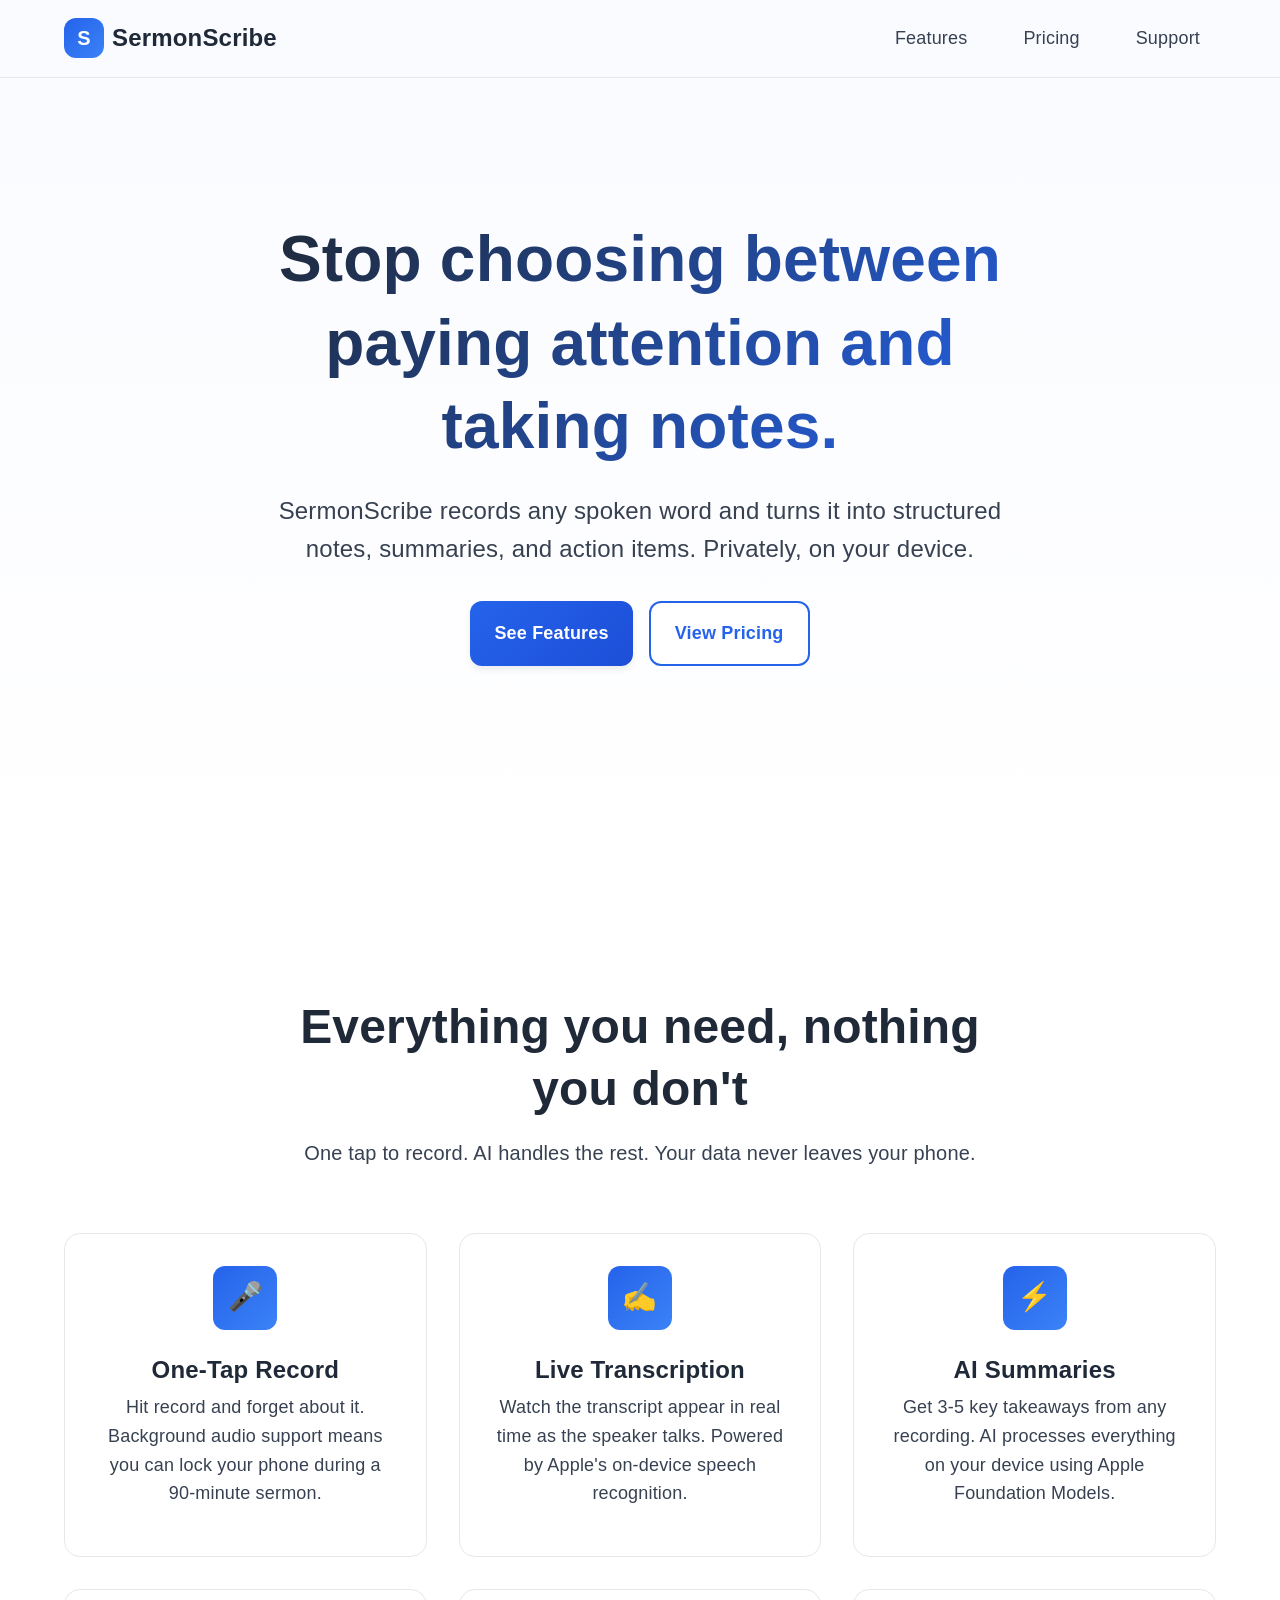
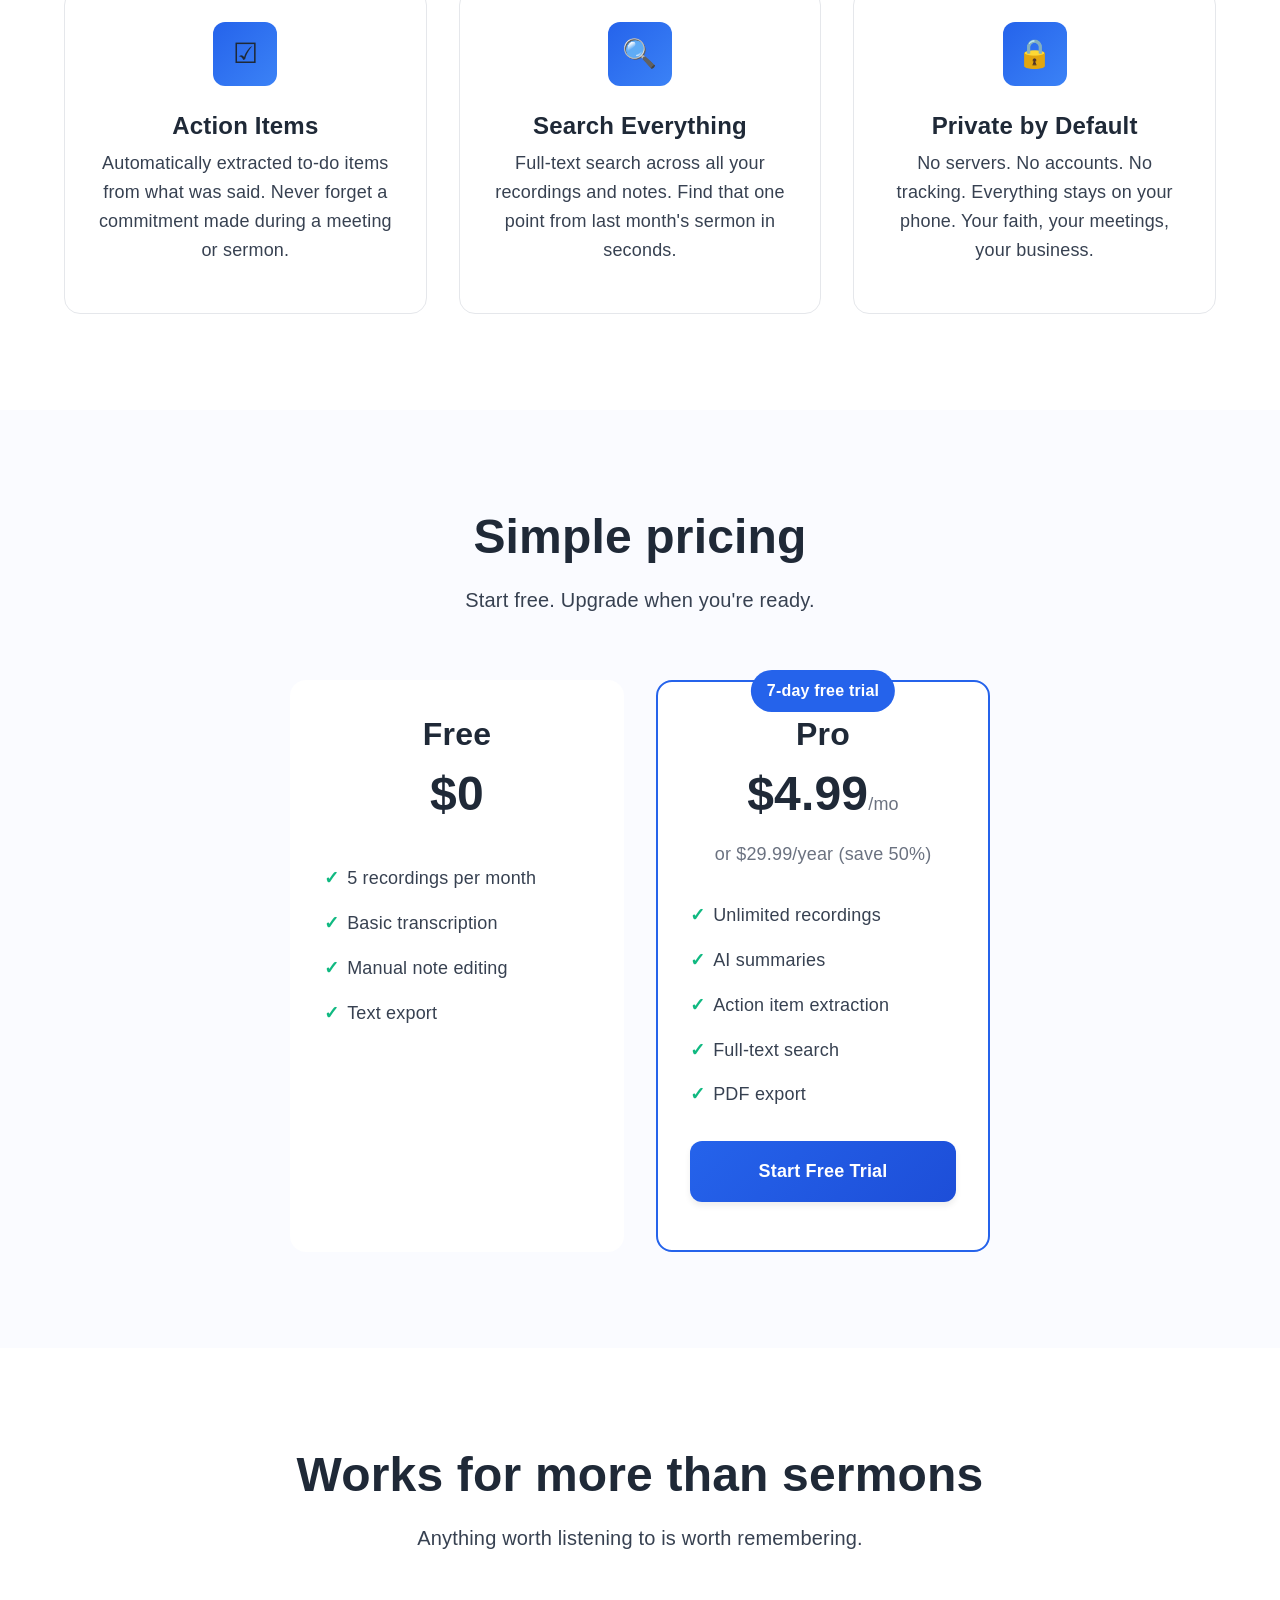
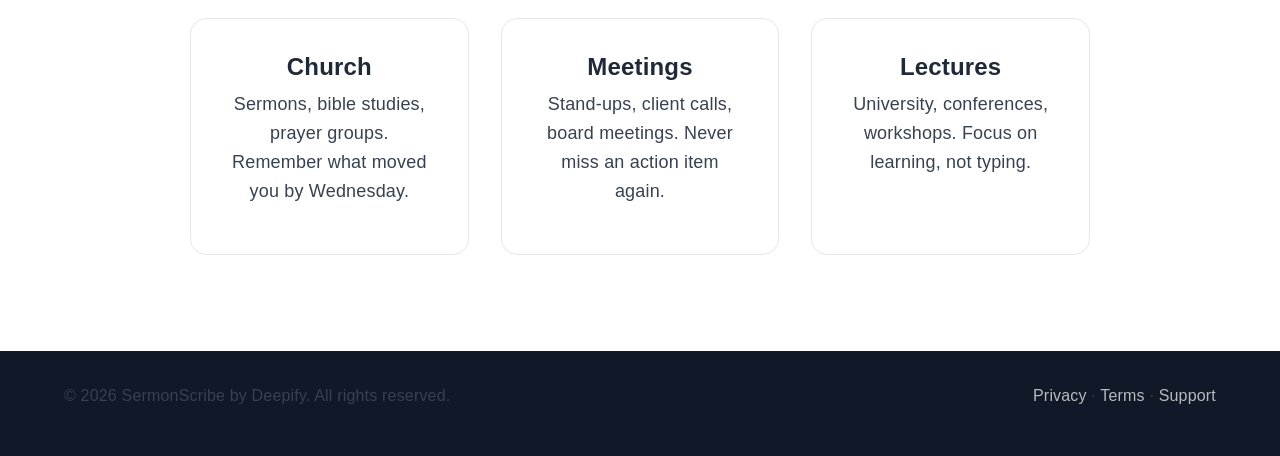
<file: index.html>
<!DOCTYPE html>
<html lang="en">
<head>
  <meta charset="UTF-8">
  <meta name="viewport" content="width=device-width, initial-scale=1.0">
  <meta name="description" content="SermonScribe - AI-powered sermon and meeting notes. Record, transcribe, and summarise. Everything stays on your phone.">
  <meta name="keywords" content="sermon notes, church notes, meeting notes, AI transcription, voice notes, bible notes, note taking">
  <meta name="author" content="Deepify">

  <meta property="og:title" content="SermonScribe - AI Sermon Notes">
  <meta property="og:description" content="Record any spoken word and get structured notes, summaries, and action items. Privately, on your device.">
  <meta property="og:type" content="website">

  <meta name="twitter:card" content="summary_large_image">
  <meta name="twitter:title" content="SermonScribe - AI Sermon Notes">
  <meta name="twitter:description" content="Private transcription and AI summaries for sermons, meetings, and lectures.">

  <title>SermonScribe - AI Sermon Notes</title>
  <link rel="stylesheet" href="css/styles.css">
</head>
<body>
  <header class="header">
    <div class="container">
      <a href="index.html" class="logo">
        <div class="logo-icon">S</div>
        <span>SermonScribe</span>
      </a>
      <nav class="nav">
        <a href="#features">Features</a>
        <a href="#pricing">Pricing</a>
        <a href="support.html">Support</a>
      </nav>
    </div>
  </header>

  <section class="hero">
    <div class="container">
      <h1>Stop choosing between paying attention and taking notes.</h1>
      <p class="hero-subtitle">
        SermonScribe records any spoken word and turns it into structured notes, summaries, and action items. Privately, on your device.
      </p>
      <div class="hero-cta">
        <!-- App Store badge will go here once live -->
        <a href="#features" class="btn btn-primary">See Features</a>
        <a href="#pricing" class="btn btn-secondary">View Pricing</a>
      </div>
    </div>
  </section>

  <section id="features" style="background: var(--color-white);">
    <div class="container">
      <div class="section-header">
        <h2>Everything you need, nothing you don't</h2>
        <p>One tap to record. AI handles the rest. Your data never leaves your phone.</p>
      </div>

      <div class="features-grid">
        <div class="feature-card">
          <div class="feature-icon">&#127908;</div>
          <h3>One-Tap Record</h3>
          <p>Hit record and forget about it. Background audio support means you can lock your phone during a 90-minute sermon.</p>
        </div>

        <div class="feature-card">
          <div class="feature-icon">&#9997;</div>
          <h3>Live Transcription</h3>
          <p>Watch the transcript appear in real time as the speaker talks. Powered by Apple's on-device speech recognition.</p>
        </div>

        <div class="feature-card">
          <div class="feature-icon">&#9889;</div>
          <h3>AI Summaries</h3>
          <p>Get 3-5 key takeaways from any recording. AI processes everything on your device using Apple Foundation Models.</p>
        </div>

        <div class="feature-card">
          <div class="feature-icon">&#9745;</div>
          <h3>Action Items</h3>
          <p>Automatically extracted to-do items from what was said. Never forget a commitment made during a meeting or sermon.</p>
        </div>

        <div class="feature-card">
          <div class="feature-icon">&#128269;</div>
          <h3>Search Everything</h3>
          <p>Full-text search across all your recordings and notes. Find that one point from last month's sermon in seconds.</p>
        </div>

        <div class="feature-card">
          <div class="feature-icon">&#128274;</div>
          <h3>Private by Default</h3>
          <p>No servers. No accounts. No tracking. Everything stays on your phone. Your faith, your meetings, your business.</p>
        </div>
      </div>
    </div>
  </section>

  <section id="pricing">
    <div class="container">
      <div class="section-header">
        <h2>Simple pricing</h2>
        <p>Start free. Upgrade when you're ready.</p>
      </div>

      <div class="pricing-grid">
        <div class="pricing-card">
          <h3>Free</h3>
          <div class="pricing-price">$0</div>
          <ul class="pricing-features">
            <li>5 recordings per month</li>
            <li>Basic transcription</li>
            <li>Manual note editing</li>
            <li>Text export</li>
          </ul>
        </div>

        <div class="pricing-card featured">
          <div class="pricing-badge">7-day free trial</div>
          <h3>Pro</h3>
          <div class="pricing-price">$4.99<span>/mo</span></div>
          <p style="color: var(--color-text-muted); margin-top: -8px;">or $29.99/year (save 50%)</p>
          <ul class="pricing-features">
            <li>Unlimited recordings</li>
            <li>AI summaries</li>
            <li>Action item extraction</li>
            <li>Full-text search</li>
            <li>PDF export</li>
          </ul>
          <p style="text-align: center; margin-top: 16px;">
            <a href="#" class="btn btn-primary" style="width: 100%;">Start Free Trial</a>
          </p>
        </div>
      </div>
    </div>
  </section>

  <section style="background: var(--color-white);">
    <div class="container">
      <div class="section-header">
        <h2>Works for more than sermons</h2>
        <p>Anything worth listening to is worth remembering.</p>
      </div>
      <div class="features-grid" style="grid-template-columns: repeat(auto-fit, minmax(250px, 1fr)); max-width: 900px; margin: 0 auto;">
        <div class="feature-card">
          <h3>Church</h3>
          <p>Sermons, bible studies, prayer groups. Remember what moved you by Wednesday.</p>
        </div>
        <div class="feature-card">
          <h3>Meetings</h3>
          <p>Stand-ups, client calls, board meetings. Never miss an action item again.</p>
        </div>
        <div class="feature-card">
          <h3>Lectures</h3>
          <p>University, conferences, workshops. Focus on learning, not typing.</p>
        </div>
      </div>
    </div>
  </section>

  <footer class="footer">
    <div class="container">
      <div class="footer-bottom" style="border-top: none; padding-top: 0;">
        <p>&copy; 2026 SermonScribe by Deepify. All rights reserved.</p>
        <p>
          <a href="privacy.html">Privacy</a> &middot;
          <a href="terms.html">Terms</a> &middot;
          <a href="support.html">Support</a>
        </p>
      </div>
    </div>
  </footer>
</body>
</html>
</file>
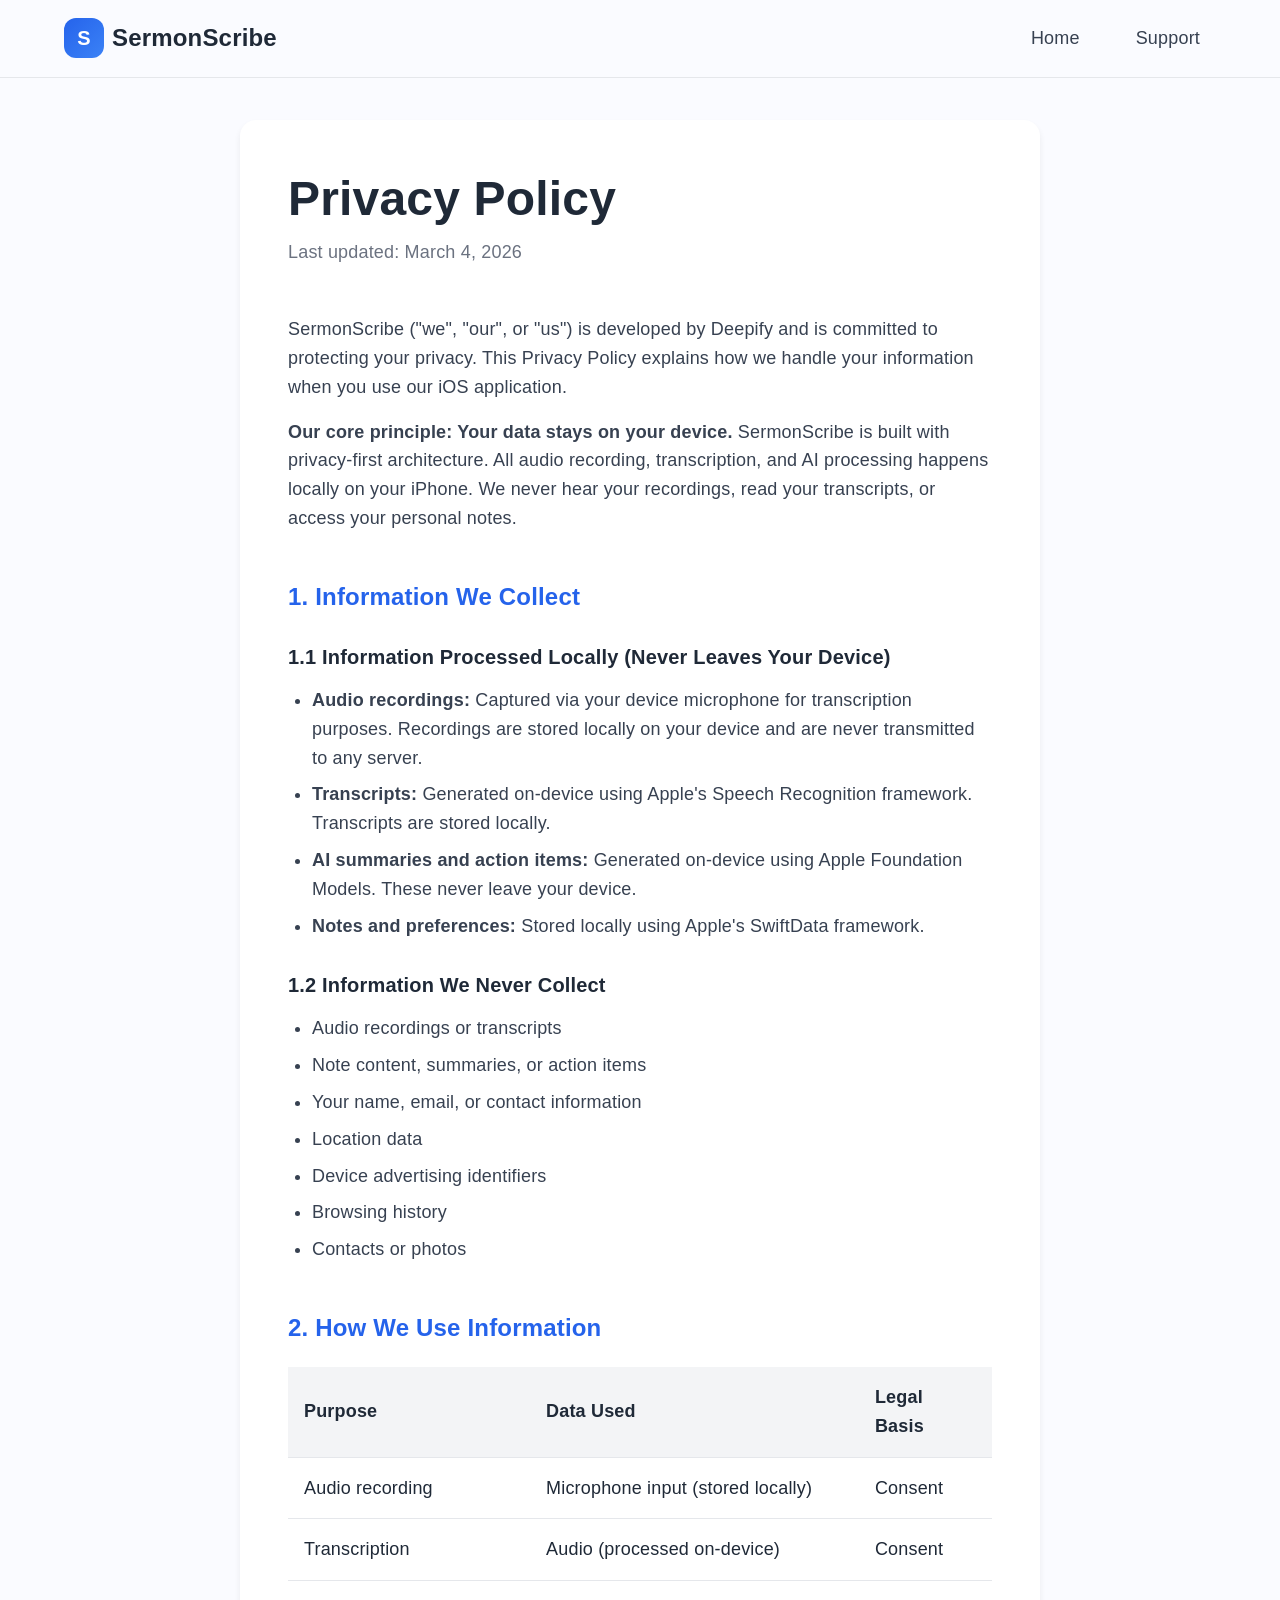
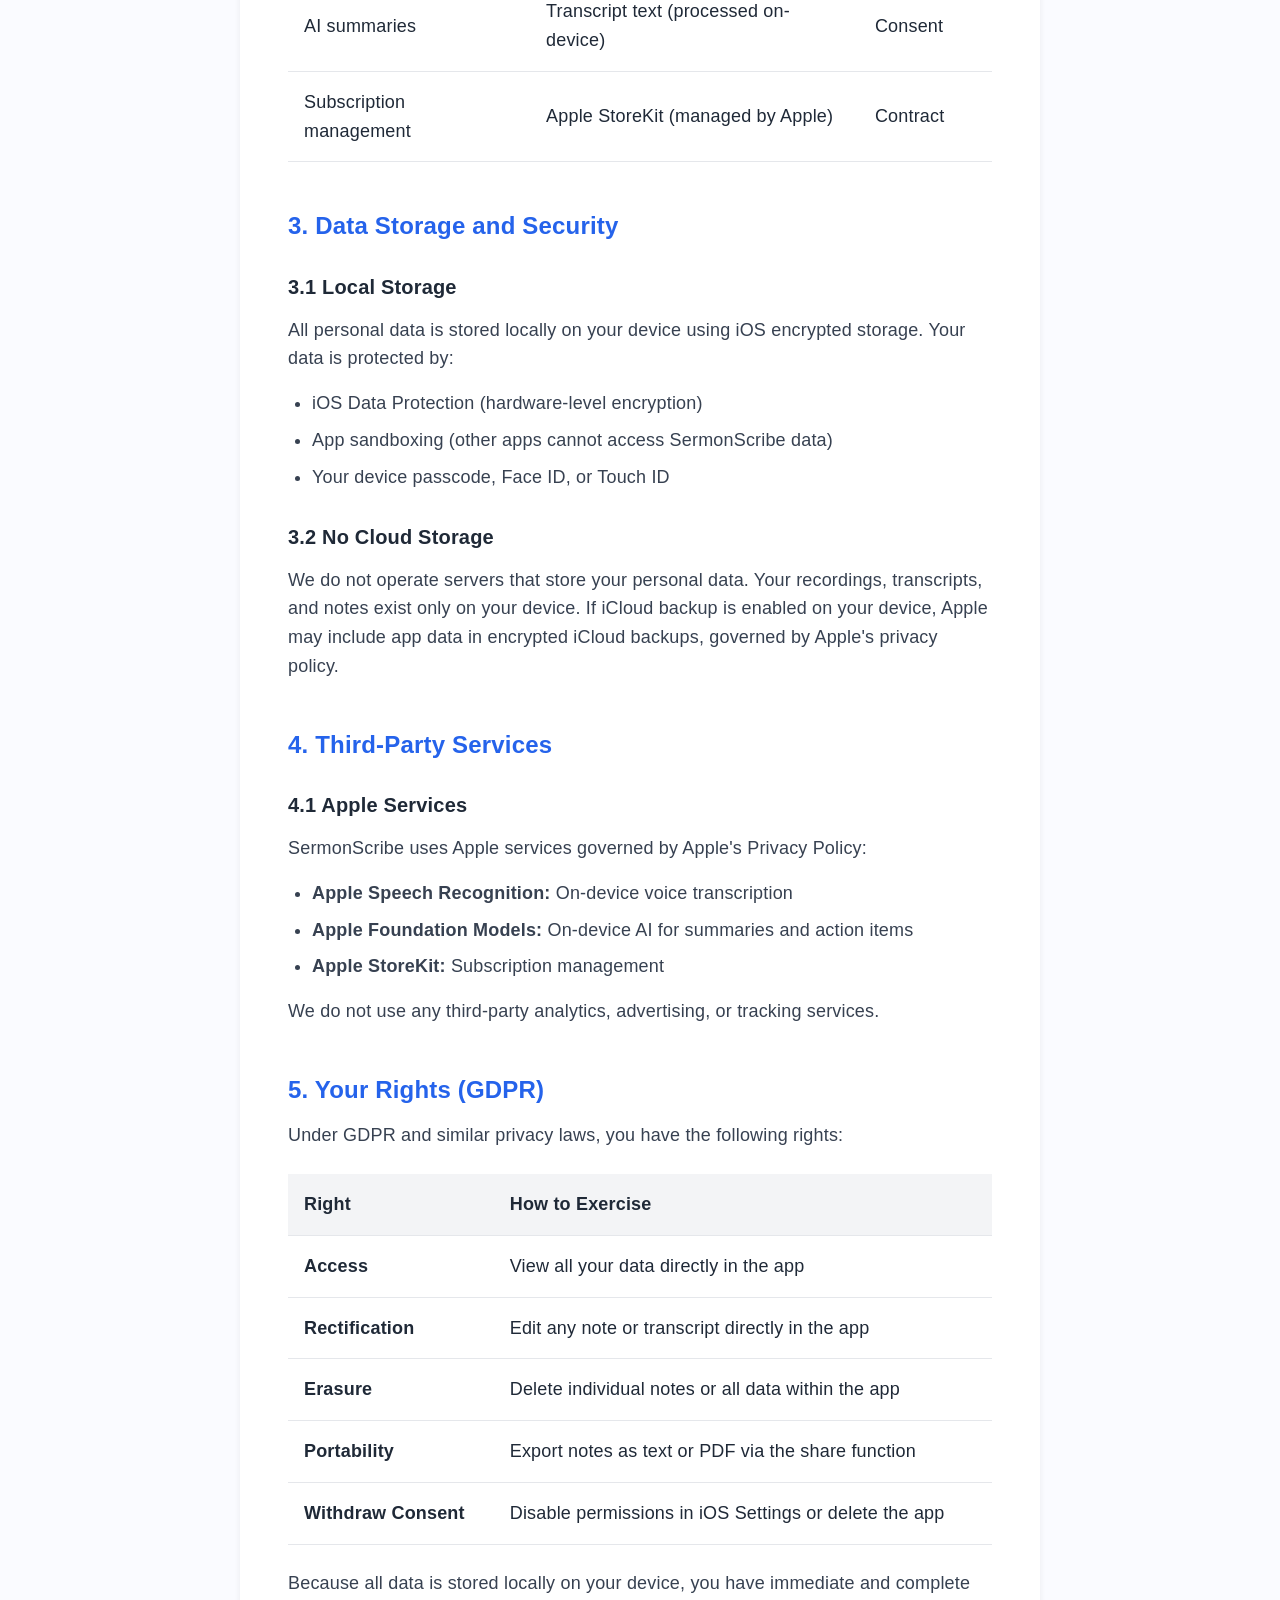
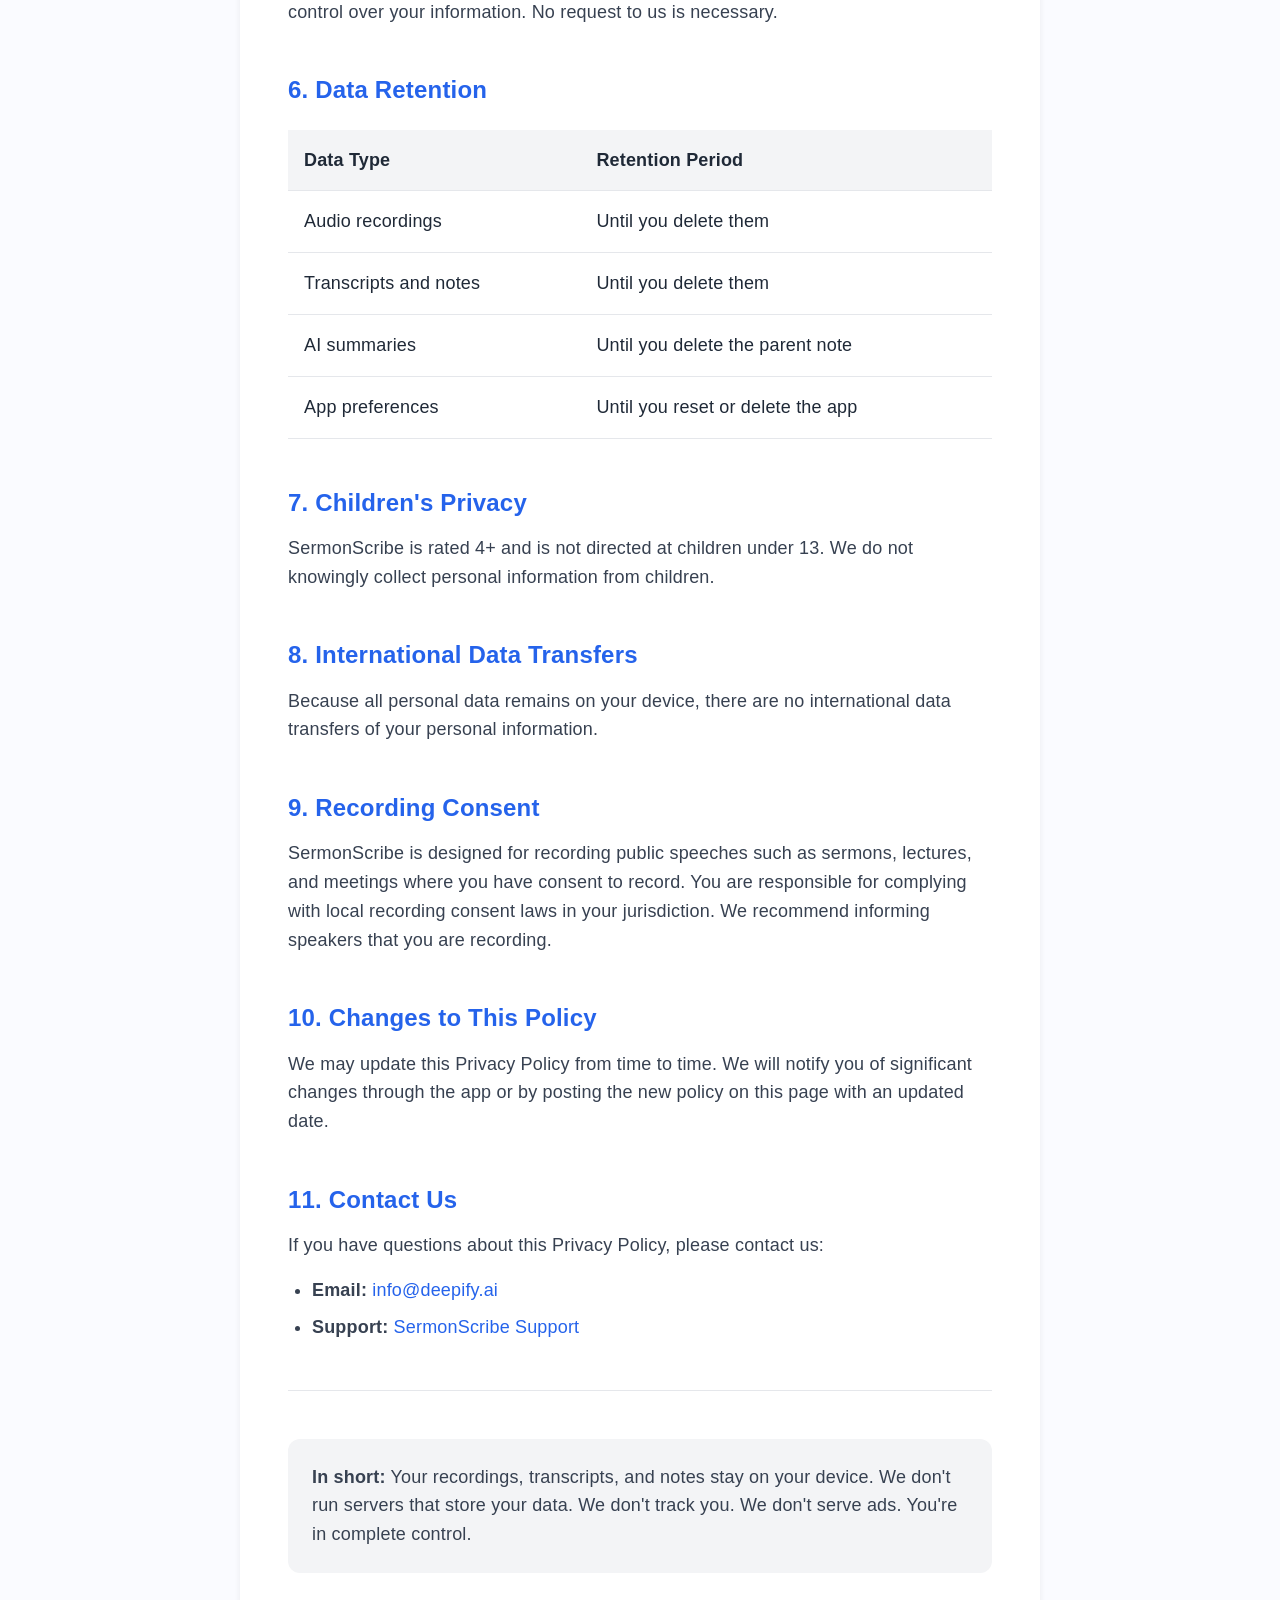
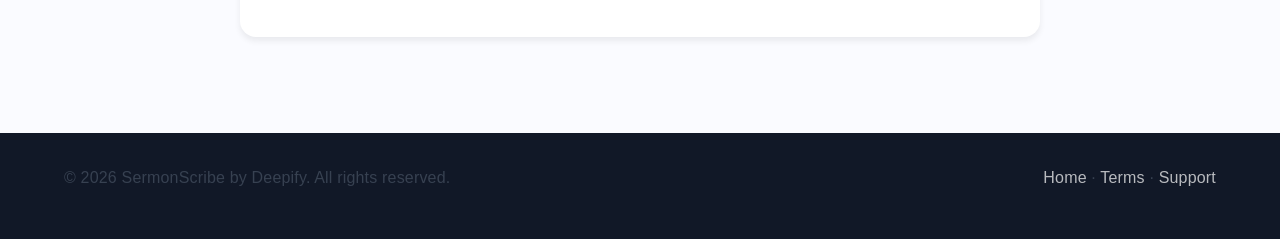
<file: privacy.html>
<!DOCTYPE html>
<html lang="en">
<head>
  <meta charset="UTF-8">
  <meta name="viewport" content="width=device-width, initial-scale=1.0">
  <meta name="description" content="SermonScribe Privacy Policy - How we protect your data and respect your privacy.">
  <title>Privacy Policy - SermonScribe</title>
  <link rel="stylesheet" href="css/styles.css">
</head>
<body>
  <header class="header">
    <div class="container">
      <a href="index.html" class="logo">
        <div class="logo-icon">S</div>
        <span>SermonScribe</span>
      </a>
      <nav class="nav">
        <a href="index.html">Home</a>
        <a href="support.html">Support</a>
      </nav>
    </div>
  </header>

  <section class="legal-page">
    <div class="container">
      <div class="legal-content">
        <h1>Privacy Policy</h1>
        <p class="last-updated">Last updated: March 4, 2026</p>

        <p>
          SermonScribe ("we", "our", or "us") is developed by Deepify and is committed to protecting your privacy. This Privacy Policy explains how we handle your information when you use our iOS application.
        </p>

        <p>
          <strong>Our core principle: Your data stays on your device.</strong> SermonScribe is built with privacy-first architecture. All audio recording, transcription, and AI processing happens locally on your iPhone. We never hear your recordings, read your transcripts, or access your personal notes.
        </p>

        <h2>1. Information We Collect</h2>

        <h3>1.1 Information Processed Locally (Never Leaves Your Device)</h3>
        <ul>
          <li><strong>Audio recordings:</strong> Captured via your device microphone for transcription purposes. Recordings are stored locally on your device and are never transmitted to any server.</li>
          <li><strong>Transcripts:</strong> Generated on-device using Apple's Speech Recognition framework. Transcripts are stored locally.</li>
          <li><strong>AI summaries and action items:</strong> Generated on-device using Apple Foundation Models. These never leave your device.</li>
          <li><strong>Notes and preferences:</strong> Stored locally using Apple's SwiftData framework.</li>
        </ul>

        <h3>1.2 Information We Never Collect</h3>
        <ul>
          <li>Audio recordings or transcripts</li>
          <li>Note content, summaries, or action items</li>
          <li>Your name, email, or contact information</li>
          <li>Location data</li>
          <li>Device advertising identifiers</li>
          <li>Browsing history</li>
          <li>Contacts or photos</li>
        </ul>

        <h2>2. How We Use Information</h2>

        <table>
          <thead>
            <tr>
              <th>Purpose</th>
              <th>Data Used</th>
              <th>Legal Basis</th>
            </tr>
          </thead>
          <tbody>
            <tr>
              <td>Audio recording</td>
              <td>Microphone input (stored locally)</td>
              <td>Consent</td>
            </tr>
            <tr>
              <td>Transcription</td>
              <td>Audio (processed on-device)</td>
              <td>Consent</td>
            </tr>
            <tr>
              <td>AI summaries</td>
              <td>Transcript text (processed on-device)</td>
              <td>Consent</td>
            </tr>
            <tr>
              <td>Subscription management</td>
              <td>Apple StoreKit (managed by Apple)</td>
              <td>Contract</td>
            </tr>
          </tbody>
        </table>

        <h2>3. Data Storage and Security</h2>

        <h3>3.1 Local Storage</h3>
        <p>All personal data is stored locally on your device using iOS encrypted storage. Your data is protected by:</p>
        <ul>
          <li>iOS Data Protection (hardware-level encryption)</li>
          <li>App sandboxing (other apps cannot access SermonScribe data)</li>
          <li>Your device passcode, Face ID, or Touch ID</li>
        </ul>

        <h3>3.2 No Cloud Storage</h3>
        <p>
          We do not operate servers that store your personal data. Your recordings, transcripts, and notes exist only on your device. If iCloud backup is enabled on your device, Apple may include app data in encrypted iCloud backups, governed by Apple's privacy policy.
        </p>

        <h2>4. Third-Party Services</h2>

        <h3>4.1 Apple Services</h3>
        <p>SermonScribe uses Apple services governed by Apple's Privacy Policy:</p>
        <ul>
          <li><strong>Apple Speech Recognition:</strong> On-device voice transcription</li>
          <li><strong>Apple Foundation Models:</strong> On-device AI for summaries and action items</li>
          <li><strong>Apple StoreKit:</strong> Subscription management</li>
        </ul>

        <p>We do not use any third-party analytics, advertising, or tracking services.</p>

        <h2>5. Your Rights (GDPR)</h2>

        <p>Under GDPR and similar privacy laws, you have the following rights:</p>

        <table>
          <thead>
            <tr>
              <th>Right</th>
              <th>How to Exercise</th>
            </tr>
          </thead>
          <tbody>
            <tr>
              <td><strong>Access</strong></td>
              <td>View all your data directly in the app</td>
            </tr>
            <tr>
              <td><strong>Rectification</strong></td>
              <td>Edit any note or transcript directly in the app</td>
            </tr>
            <tr>
              <td><strong>Erasure</strong></td>
              <td>Delete individual notes or all data within the app</td>
            </tr>
            <tr>
              <td><strong>Portability</strong></td>
              <td>Export notes as text or PDF via the share function</td>
            </tr>
            <tr>
              <td><strong>Withdraw Consent</strong></td>
              <td>Disable permissions in iOS Settings or delete the app</td>
            </tr>
          </tbody>
        </table>

        <p>
          Because all data is stored locally on your device, you have immediate and complete control over your information. No request to us is necessary.
        </p>

        <h2>6. Data Retention</h2>

        <table>
          <thead>
            <tr>
              <th>Data Type</th>
              <th>Retention Period</th>
            </tr>
          </thead>
          <tbody>
            <tr>
              <td>Audio recordings</td>
              <td>Until you delete them</td>
            </tr>
            <tr>
              <td>Transcripts and notes</td>
              <td>Until you delete them</td>
            </tr>
            <tr>
              <td>AI summaries</td>
              <td>Until you delete the parent note</td>
            </tr>
            <tr>
              <td>App preferences</td>
              <td>Until you reset or delete the app</td>
            </tr>
          </tbody>
        </table>

        <h2>7. Children's Privacy</h2>
        <p>
          SermonScribe is rated 4+ and is not directed at children under 13. We do not knowingly collect personal information from children.
        </p>

        <h2>8. International Data Transfers</h2>
        <p>
          Because all personal data remains on your device, there are no international data transfers of your personal information.
        </p>

        <h2>9. Recording Consent</h2>
        <p>
          SermonScribe is designed for recording public speeches such as sermons, lectures, and meetings where you have consent to record. You are responsible for complying with local recording consent laws in your jurisdiction. We recommend informing speakers that you are recording.
        </p>

        <h2>10. Changes to This Policy</h2>
        <p>
          We may update this Privacy Policy from time to time. We will notify you of significant changes through the app or by posting the new policy on this page with an updated date.
        </p>

        <h2>11. Contact Us</h2>
        <p>If you have questions about this Privacy Policy, please contact us:</p>
        <ul>
          <li><strong>Email:</strong> <a href="mailto:info@deepify.ai">info@deepify.ai</a></li>
          <li><strong>Support:</strong> <a href="support.html">SermonScribe Support</a></li>
        </ul>

        <hr style="margin: 48px 0; border: none; border-top: 1px solid var(--color-border);">

        <p style="background: var(--color-bg-light); padding: 24px; border-radius: 12px; margin-top: 24px;">
          <strong>In short:</strong> Your recordings, transcripts, and notes stay on your device. We don't run servers that store your data. We don't track you. We don't serve ads. You're in complete control.
        </p>

      </div>
    </div>
  </section>

  <footer class="footer">
    <div class="container">
      <div class="footer-bottom" style="border-top: none; padding-top: 0;">
        <p>&copy; 2026 SermonScribe by Deepify. All rights reserved.</p>
        <p>
          <a href="index.html">Home</a> &middot;
          <a href="terms.html">Terms</a> &middot;
          <a href="support.html">Support</a>
        </p>
      </div>
    </div>
  </footer>
</body>
</html>
</file>
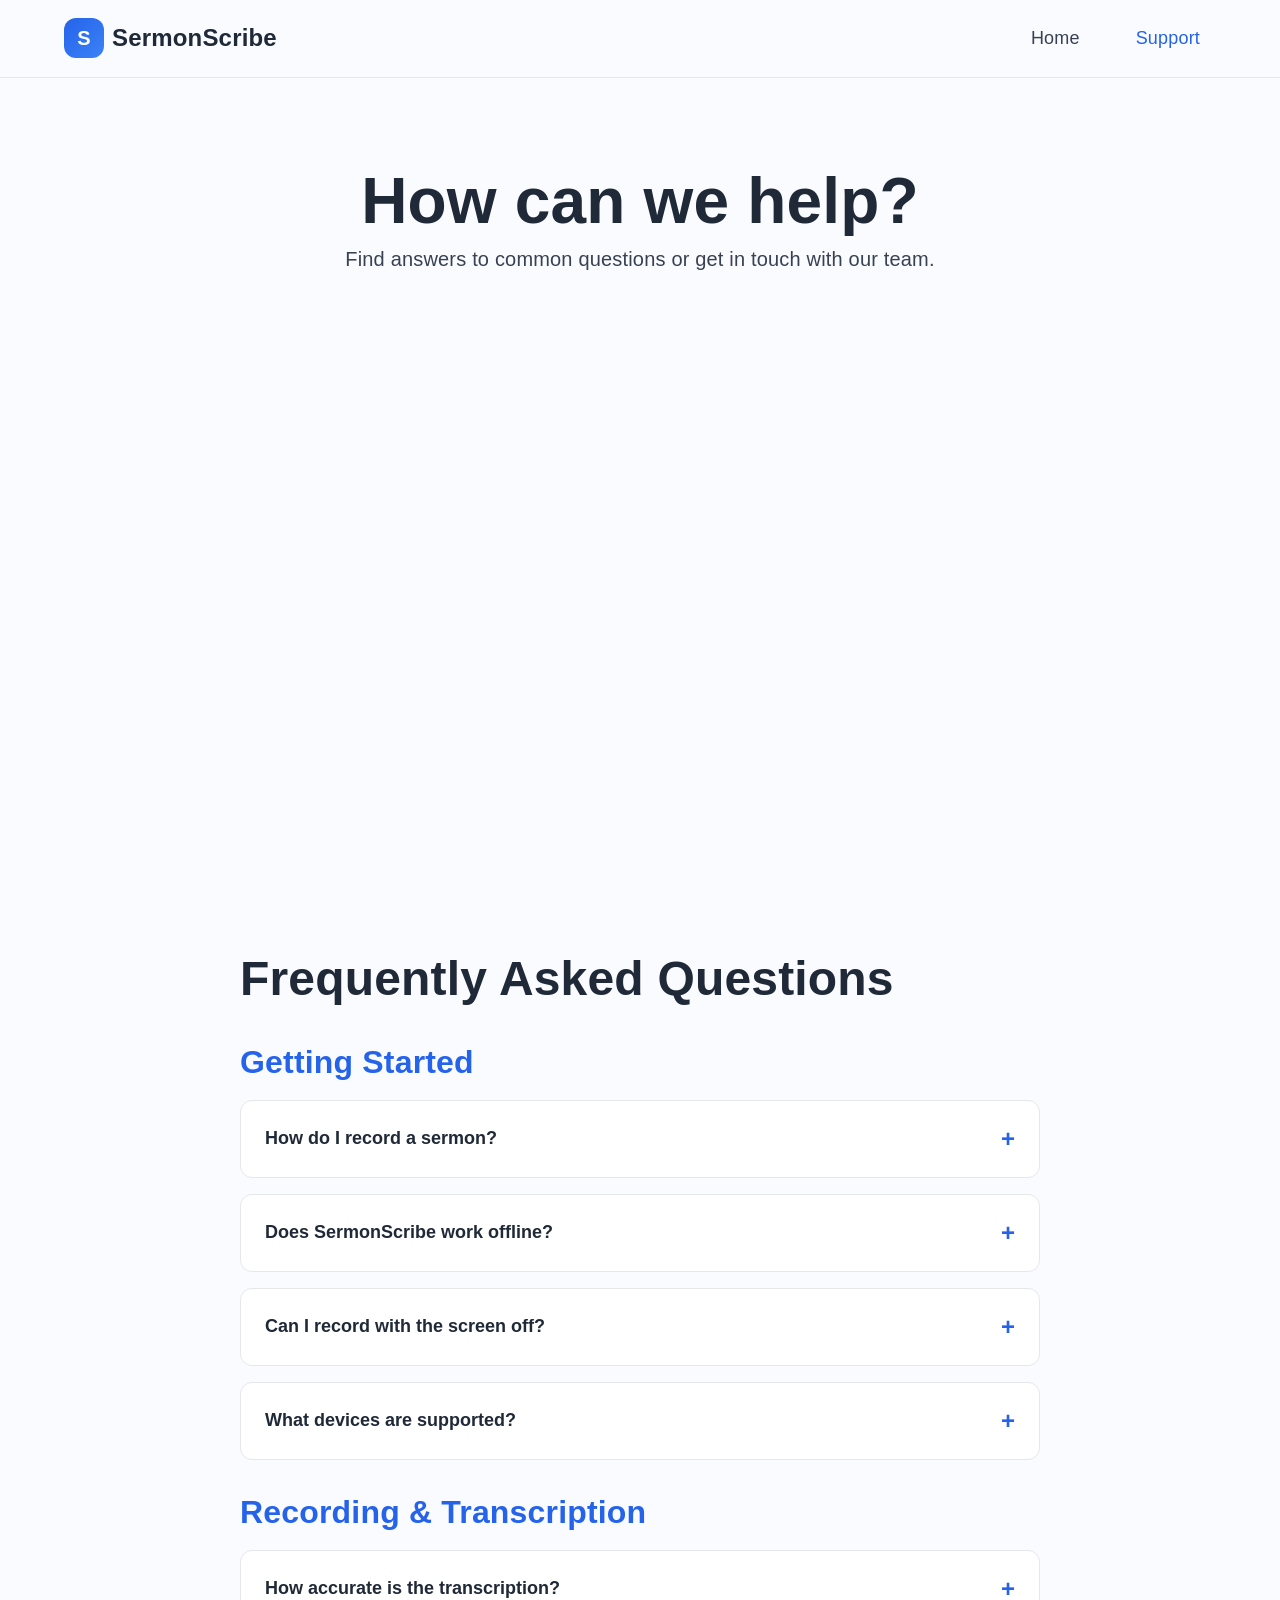
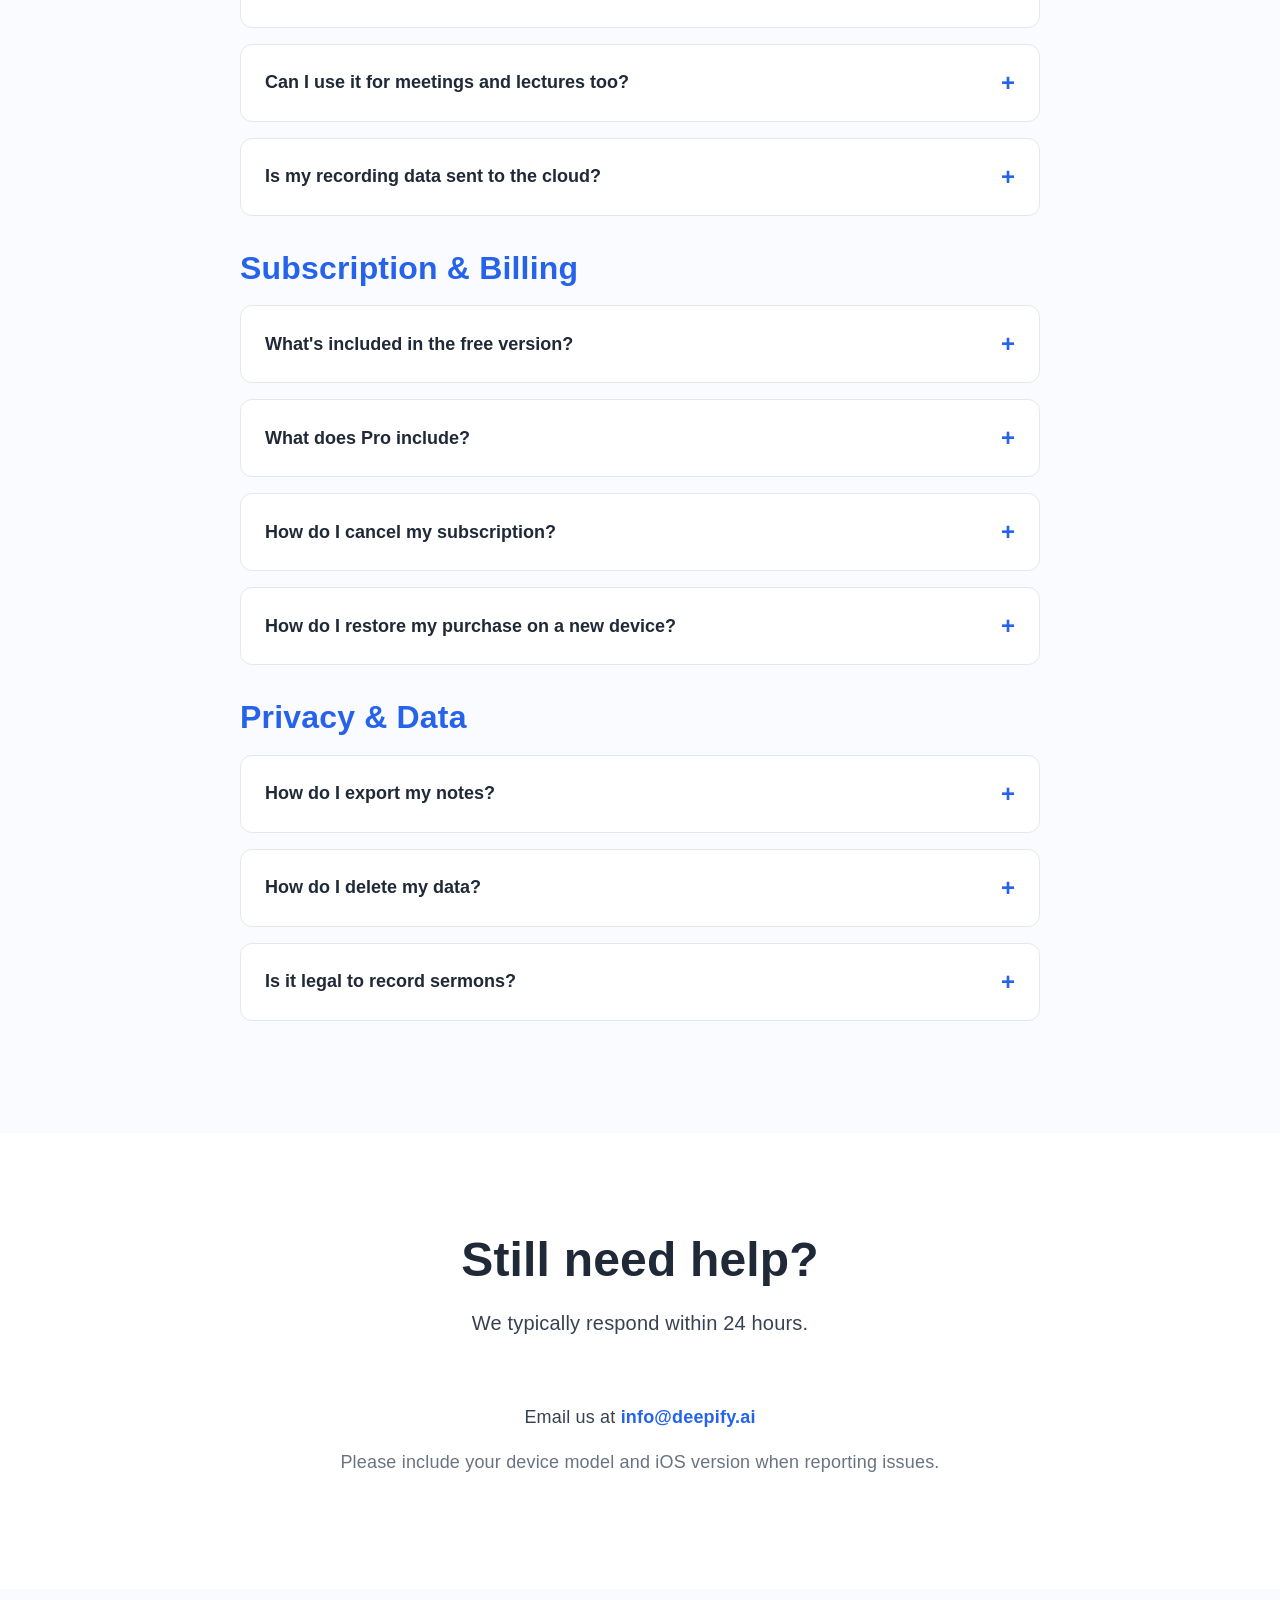
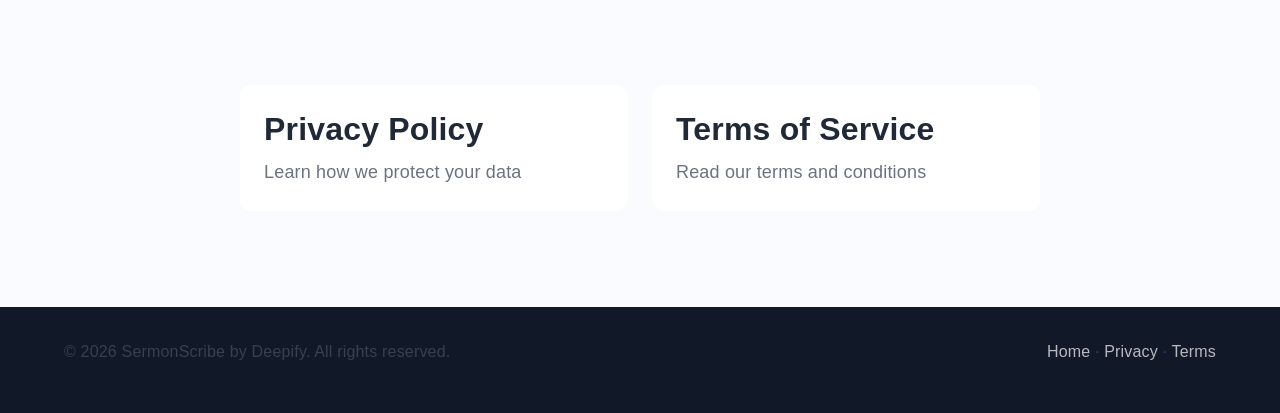
<file: support.html>
<!DOCTYPE html>
<html lang="en">
<head>
  <meta charset="UTF-8">
  <meta name="viewport" content="width=device-width, initial-scale=1.0">
  <meta name="description" content="SermonScribe Support - Get help with SermonScribe, find answers to common questions, and contact our team.">
  <title>Support - SermonScribe</title>
  <link rel="stylesheet" href="css/styles.css">
</head>
<body>
  <header class="header">
    <div class="container">
      <a href="index.html" class="logo">
        <div class="logo-icon">S</div>
        <span>SermonScribe</span>
      </a>
      <nav class="nav">
        <a href="index.html">Home</a>
        <a href="support.html" style="color: var(--color-primary);">Support</a>
      </nav>
    </div>
  </header>

  <section class="legal-page" style="padding-bottom: 0;">
    <div class="container">
      <div class="section-header" style="padding-top: 40px;">
        <h1>How can we help?</h1>
        <p>Find answers to common questions or get in touch with our team.</p>
      </div>
    </div>
  </section>

  <section id="faq" style="padding-top: 48px;">
    <div class="container">
      <div style="max-width: 800px; margin: 0 auto;">
        <h2 style="margin-bottom: 24px;">Frequently Asked Questions</h2>

        <h3 style="color: var(--color-primary); margin-top: 32px; margin-bottom: 16px;">Getting Started</h3>

        <div class="faq-item">
          <button class="faq-question">How do I record a sermon?</button>
          <div class="faq-answer">
            <p>Tap the record button on the main screen. SermonScribe will begin recording audio and showing a live transcript as the speaker talks. When the sermon ends, tap stop. The app will then generate an AI summary and action items from the recording.</p>
          </div>
        </div>

        <div class="faq-item">
          <button class="faq-question">Does SermonScribe work offline?</button>
          <div class="faq-answer">
            <p>Yes. All core features work without an internet connection. Recording, transcription, and AI processing all happen on your device. The only features that need internet are subscription verification and downloading app updates.</p>
          </div>
        </div>

        <div class="faq-item">
          <button class="faq-question">Can I record with the screen off?</button>
          <div class="faq-answer">
            <p>Yes. SermonScribe supports background audio recording. You can lock your phone or switch to another app and the recording will continue. This is essential for long sermons (45-90 minutes) where you don't want to keep the screen on.</p>
          </div>
        </div>

        <div class="faq-item">
          <button class="faq-question">What devices are supported?</button>
          <div class="faq-answer">
            <p>SermonScribe requires iOS 26 or later. AI summaries and action items work best on devices that support Apple Intelligence (iPhone 15 Pro and later, or iPhone 16 series). Older devices can still record and transcribe, but AI summary features may be limited.</p>
          </div>
        </div>

        <h3 style="color: var(--color-primary); margin-top: 32px; margin-bottom: 16px;">Recording & Transcription</h3>

        <div class="faq-item">
          <button class="faq-question">How accurate is the transcription?</button>
          <div class="faq-answer">
            <p>SermonScribe uses Apple's Speech Recognition framework, which is generally very accurate for clear English speech. Accuracy may vary with heavy accents, background noise, or very fast speakers. You can always edit the transcript after recording.</p>
          </div>
        </div>

        <div class="faq-item">
          <button class="faq-question">Can I use it for meetings and lectures too?</button>
          <div class="faq-answer">
            <p>Absolutely. While SermonScribe is designed with sermons in mind, it works for any spoken event: meetings, lectures, study groups, therapy sessions, support groups, or any context where you want to capture and summarise what was said.</p>
          </div>
        </div>

        <div class="faq-item">
          <button class="faq-question">Is my recording data sent to the cloud?</button>
          <div class="faq-answer">
            <p>No. All recording, transcription, and AI processing happens entirely on your device. Your audio never leaves your phone. We don't operate servers that store your data. See our <a href="privacy.html">Privacy Policy</a> for full details.</p>
          </div>
        </div>

        <h3 style="color: var(--color-primary); margin-top: 32px; margin-bottom: 16px;">Subscription & Billing</h3>

        <div class="faq-item">
          <button class="faq-question">What's included in the free version?</button>
          <div class="faq-answer">
            <p>The free version includes:</p>
            <ul style="margin-top: 12px;">
              <li>5 recordings per month</li>
              <li>Basic transcription</li>
              <li>Manual note editing</li>
              <li>Text export</li>
            </ul>
          </div>
        </div>

        <div class="faq-item">
          <button class="faq-question">What does Pro include?</button>
          <div class="faq-answer">
            <p>SermonScribe Pro unlocks:</p>
            <ul style="margin-top: 12px;">
              <li>Unlimited recordings</li>
              <li>AI-powered summaries</li>
              <li>Automatic action item extraction</li>
              <li>Full-text search across all notes</li>
              <li>PDF export</li>
              <li>7-day free trial to try everything</li>
            </ul>
          </div>
        </div>

        <div class="faq-item">
          <button class="faq-question">How do I cancel my subscription?</button>
          <div class="faq-answer">
            <p>Subscriptions are managed through Apple:</p>
            <ol style="margin-top: 12px;">
              <li>Open iPhone Settings</li>
              <li>Tap your name at the top</li>
              <li>Tap Subscriptions</li>
              <li>Find SermonScribe and tap Cancel Subscription</li>
            </ol>
            <p style="margin-top: 12px;">You'll keep access until the end of your current billing period.</p>
          </div>
        </div>

        <div class="faq-item">
          <button class="faq-question">How do I restore my purchase on a new device?</button>
          <div class="faq-answer">
            <p>Open SermonScribe on your new device and go to Settings. Tap "Restore Purchases" and your Pro subscription will be restored automatically, as long as you're signed in with the same Apple ID.</p>
          </div>
        </div>

        <h3 style="color: var(--color-primary); margin-top: 32px; margin-bottom: 16px;">Privacy & Data</h3>

        <div class="faq-item">
          <button class="faq-question">How do I export my notes?</button>
          <div class="faq-answer">
            <p>Open any note and tap the share button. You can export as text (free) or PDF (Pro). Share to any app on your device: Notes, Files, email, AirDrop, or anywhere else.</p>
          </div>
        </div>

        <div class="faq-item">
          <button class="faq-question">How do I delete my data?</button>
          <div class="faq-answer">
            <p>You can delete individual recordings by swiping left on them in the notes list. To delete all data, remove the app from your device. Since we don't store any of your data on our servers, deletion is immediate and complete.</p>
          </div>
        </div>

        <div class="faq-item">
          <button class="faq-question">Is it legal to record sermons?</button>
          <div class="faq-answer">
            <p>Sermons delivered in public church services are generally considered public speech and can be recorded for personal use in most jurisdictions. However, laws vary by location. We recommend checking local recording consent laws and informing speakers when possible. SermonScribe is intended for personal note-taking, not redistribution.</p>
          </div>
        </div>

      </div>
    </div>
  </section>

  <section id="contact" style="background: var(--color-white);">
    <div class="container">
      <div class="section-header">
        <h2>Still need help?</h2>
        <p>We typically respond within 24 hours.</p>
      </div>

      <div style="max-width: 600px; margin: 0 auto; text-align: center;">
        <p>Email us at <a href="mailto:info@deepify.ai" style="font-weight: 600;">info@deepify.ai</a></p>
        <p style="color: var(--color-text-muted); margin-top: 16px;">
          Please include your device model and iOS version when reporting issues.
        </p>
      </div>
    </div>
  </section>

  <section style="background: var(--color-bg-cream);">
    <div class="container">
      <div style="display: grid; grid-template-columns: repeat(auto-fit, minmax(250px, 1fr)); gap: 24px; max-width: 800px; margin: 0 auto;">
        <a href="privacy.html" style="background: var(--color-white); padding: 24px; border-radius: 12px; text-decoration: none; display: block;">
          <h3 style="color: var(--color-text); margin-bottom: 8px;">Privacy Policy</h3>
          <p style="color: var(--color-text-muted); margin: 0;">Learn how we protect your data</p>
        </a>
        <a href="terms.html" style="background: var(--color-white); padding: 24px; border-radius: 12px; text-decoration: none; display: block;">
          <h3 style="color: var(--color-text); margin-bottom: 8px;">Terms of Service</h3>
          <p style="color: var(--color-text-muted); margin: 0;">Read our terms and conditions</p>
        </a>
      </div>
    </div>
  </section>

  <footer class="footer">
    <div class="container">
      <div class="footer-bottom" style="border-top: none; padding-top: 0;">
        <p>&copy; 2026 SermonScribe by Deepify. All rights reserved.</p>
        <p>
          <a href="index.html">Home</a> &middot;
          <a href="privacy.html">Privacy</a> &middot;
          <a href="terms.html">Terms</a>
        </p>
      </div>
    </div>
  </footer>

  <script>
    document.querySelectorAll('.faq-question').forEach(button => {
      button.addEventListener('click', () => {
        const item = button.parentElement;
        document.querySelectorAll('.faq-item.open').forEach(openItem => {
          if (openItem !== item) openItem.classList.remove('open');
        });
        item.classList.toggle('open');
      });
    });
  </script>
</body>
</html>
</file>
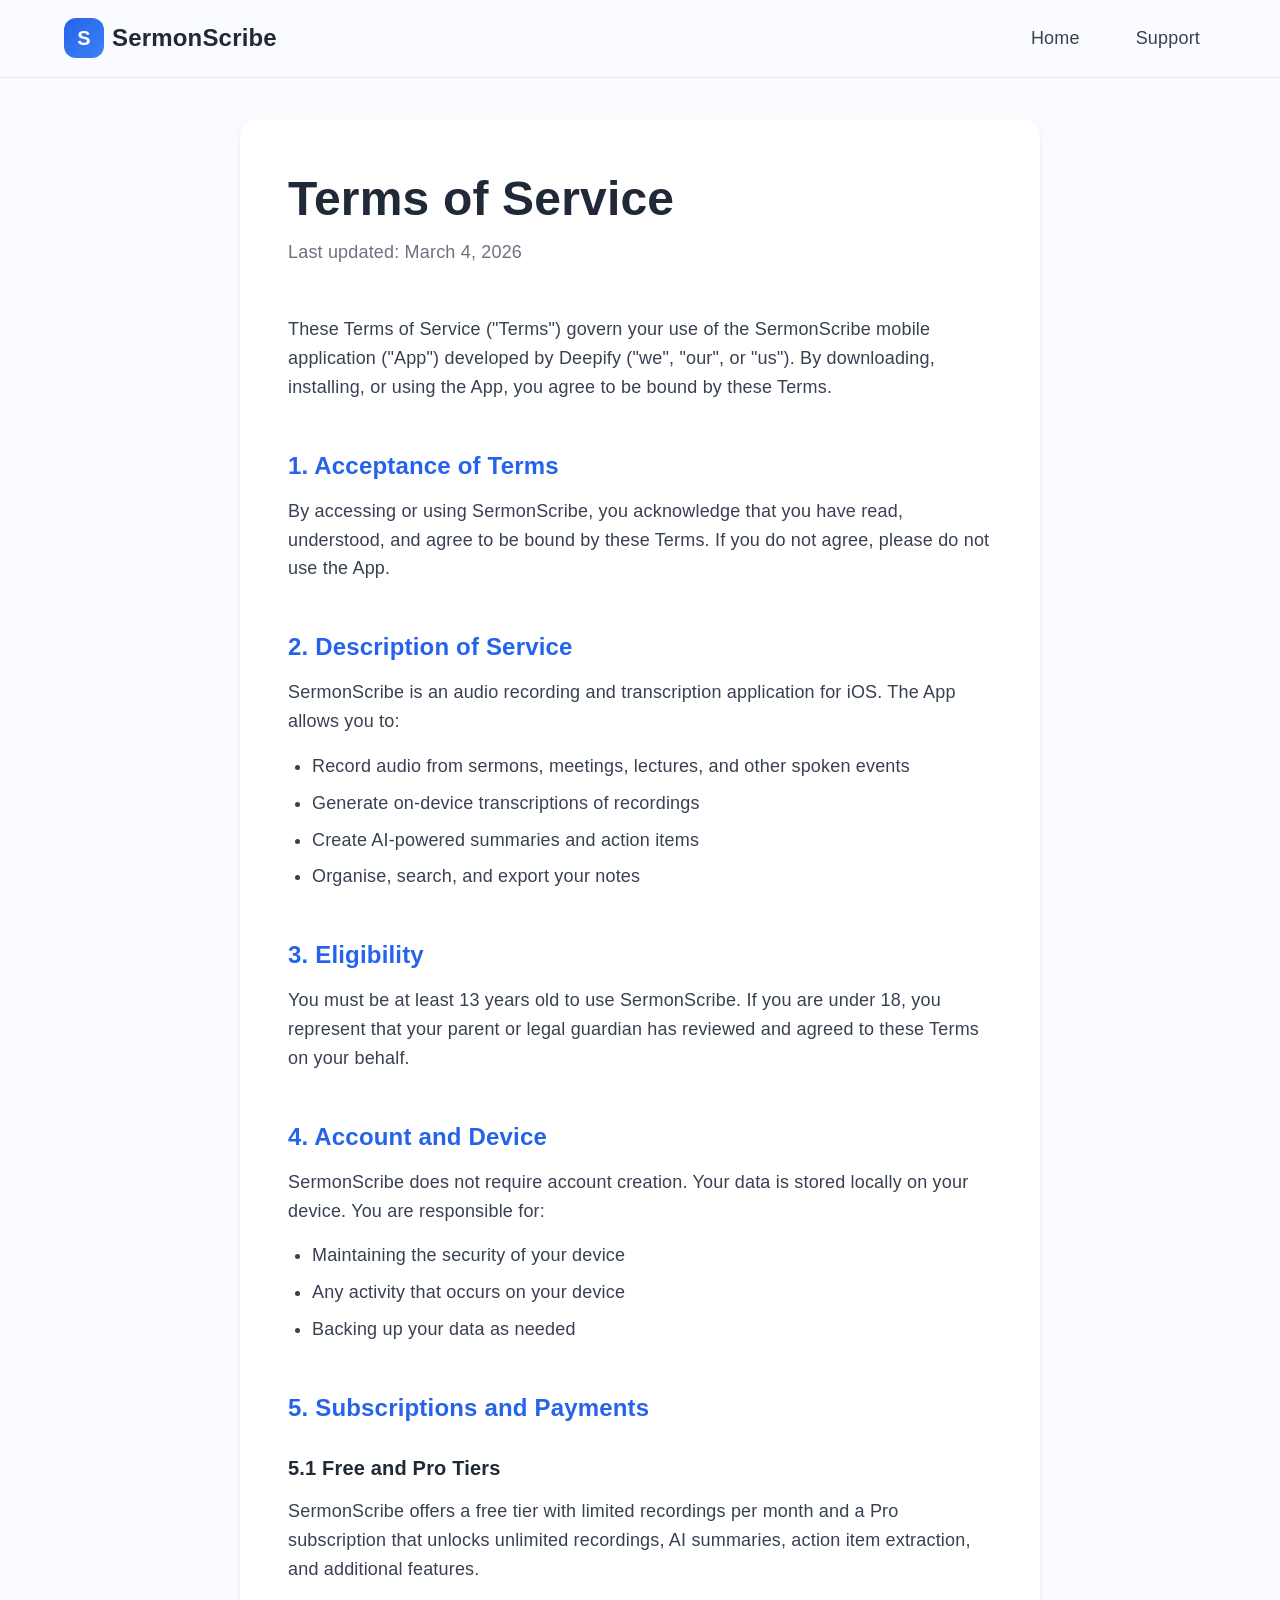
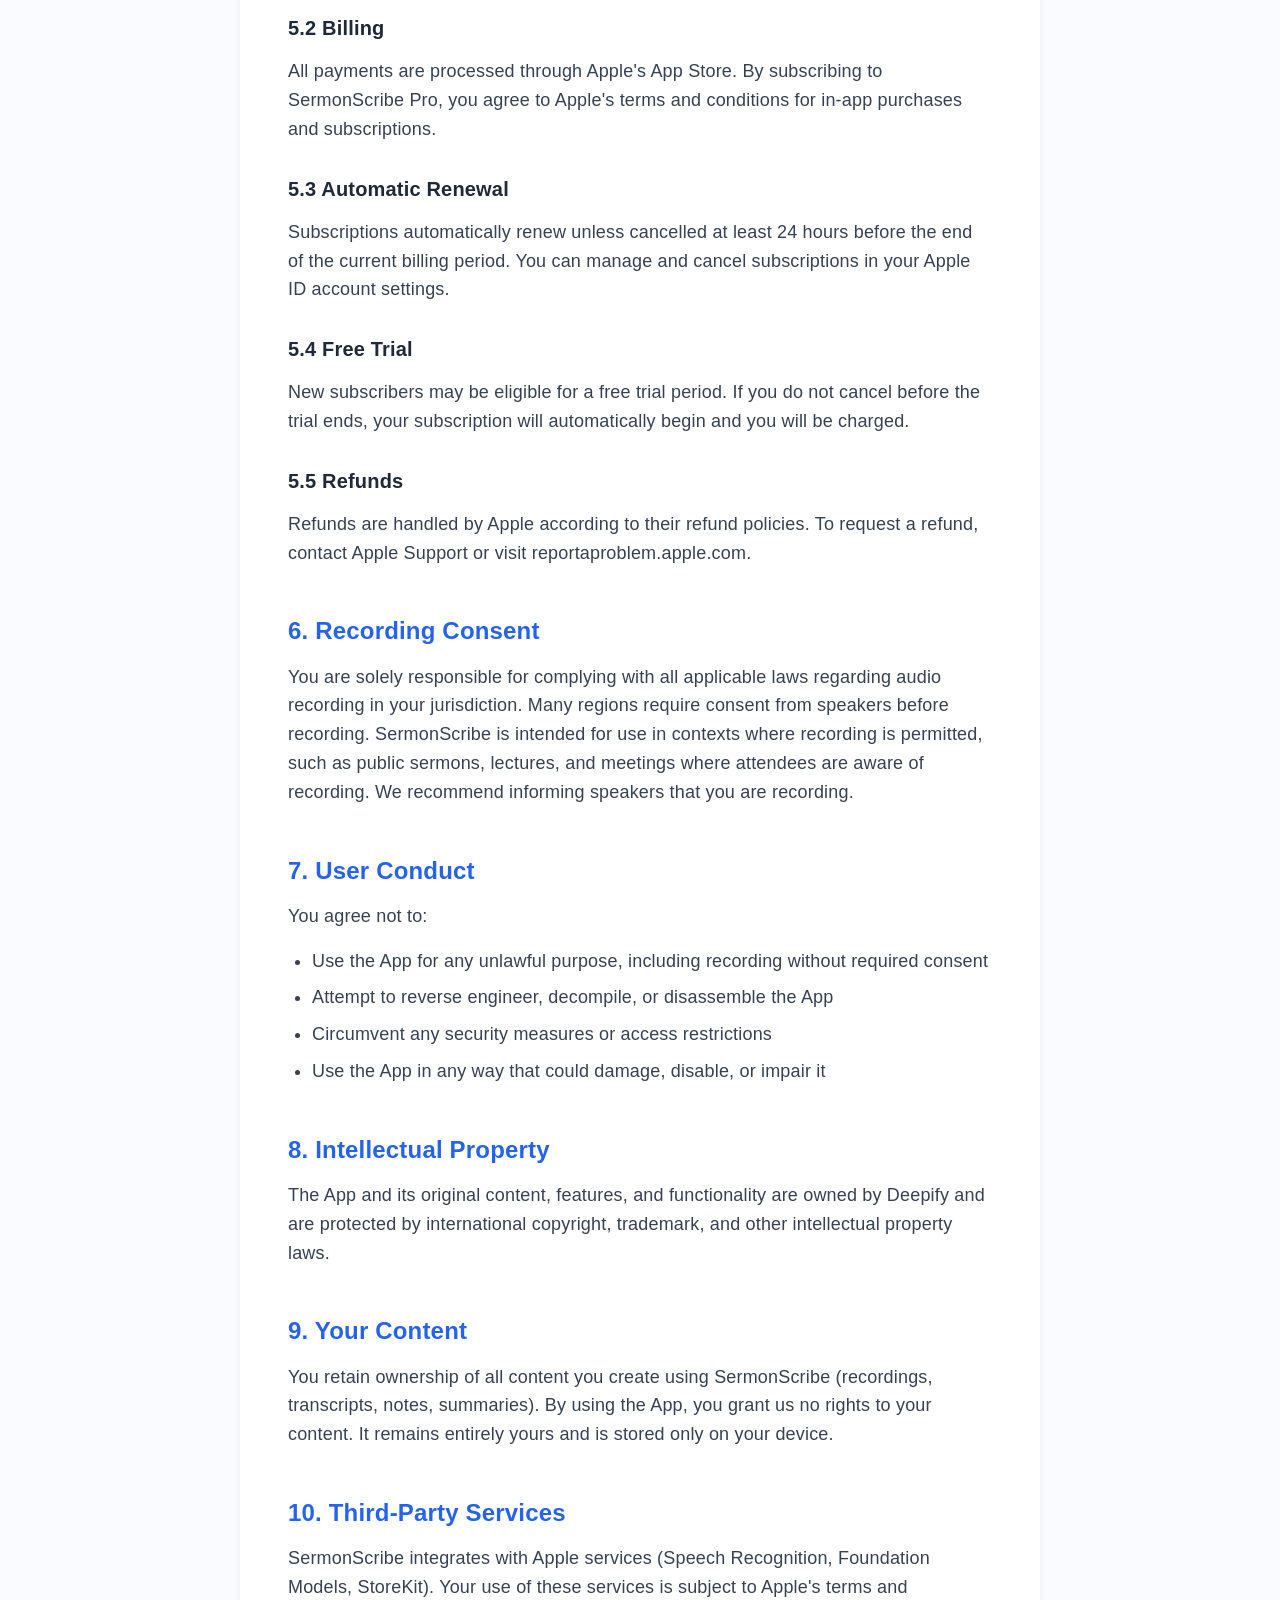
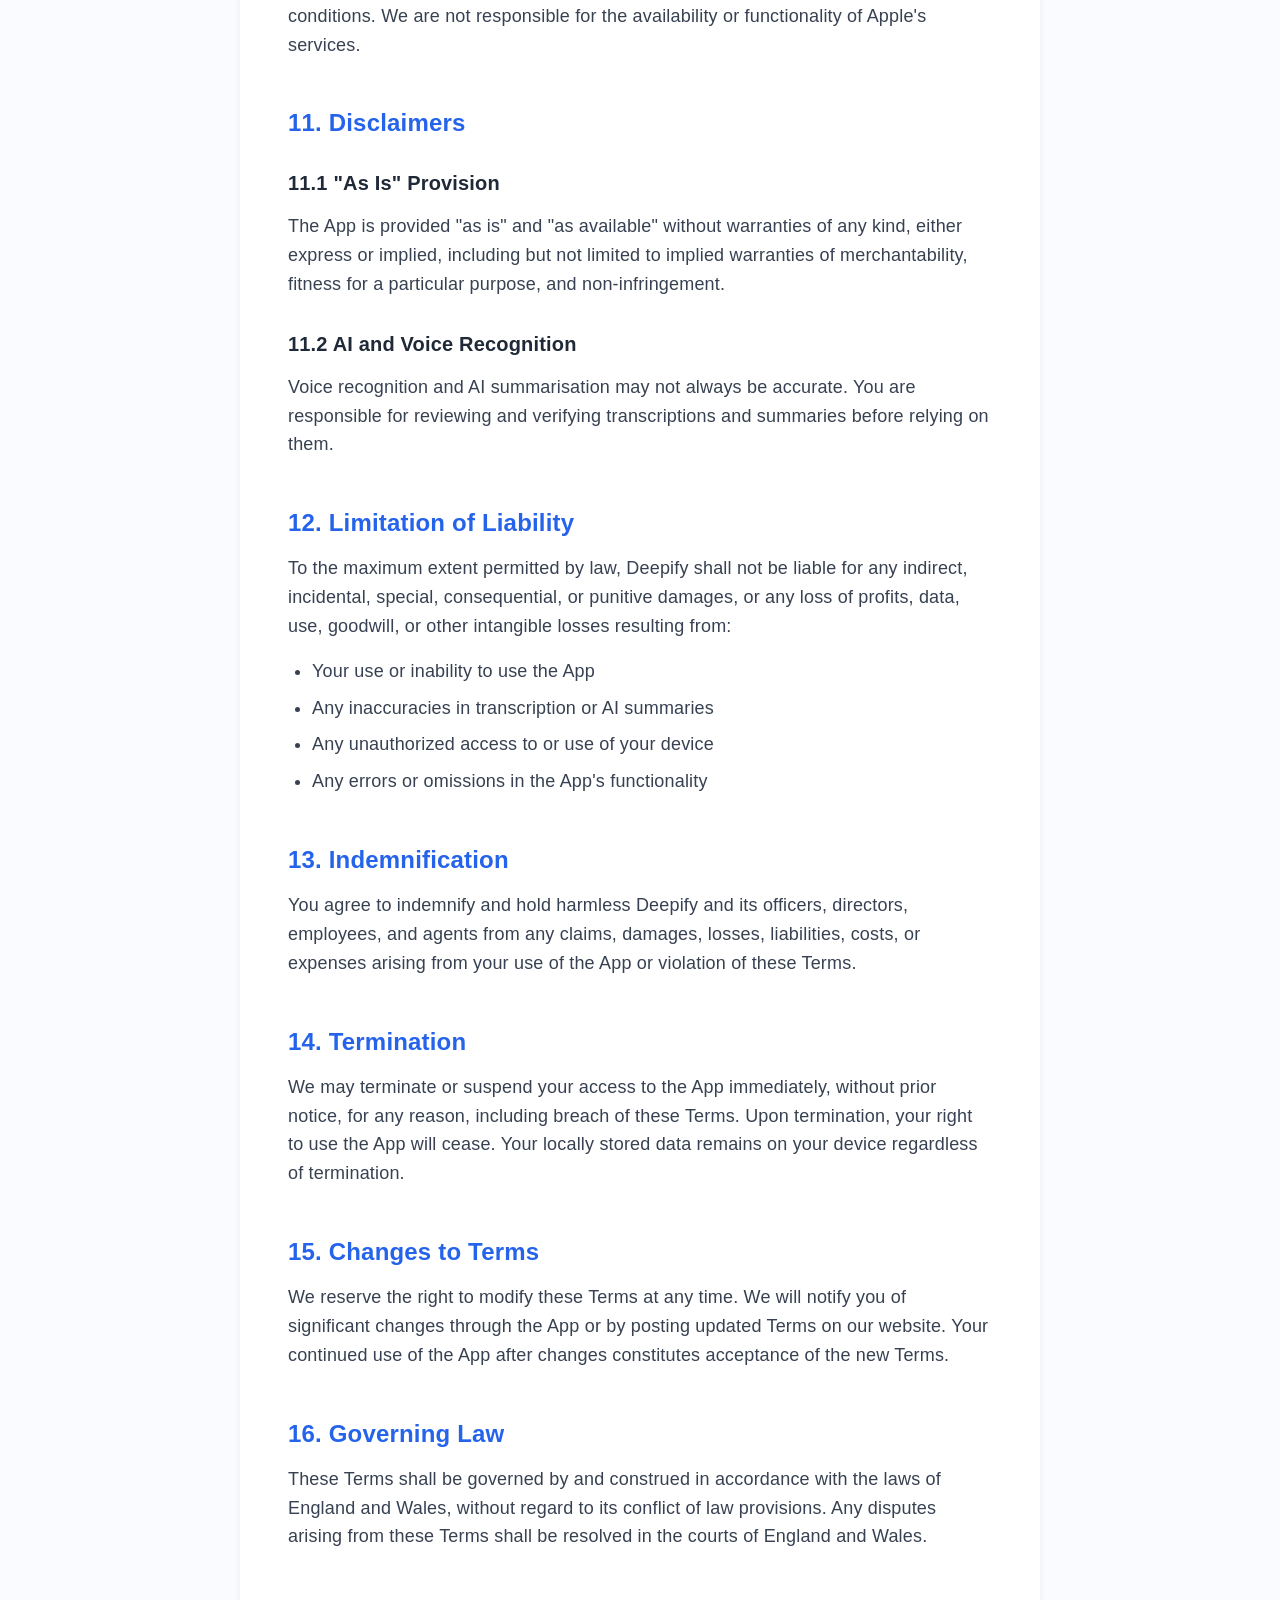
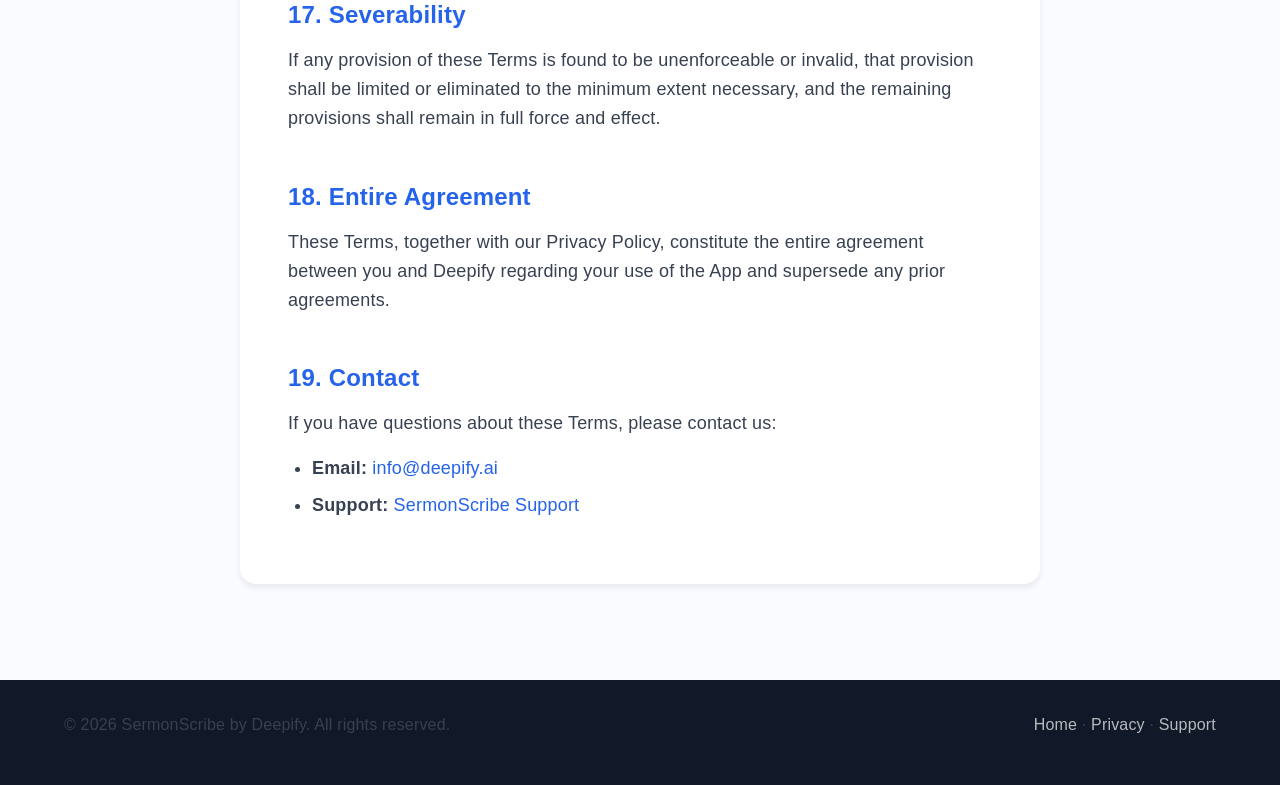
<file: terms.html>
<!DOCTYPE html>
<html lang="en">
<head>
  <meta charset="UTF-8">
  <meta name="viewport" content="width=device-width, initial-scale=1.0">
  <meta name="description" content="SermonScribe Terms of Service - Terms and conditions for using SermonScribe.">
  <title>Terms of Service - SermonScribe</title>
  <link rel="stylesheet" href="css/styles.css">
</head>
<body>
  <header class="header">
    <div class="container">
      <a href="index.html" class="logo">
        <div class="logo-icon">S</div>
        <span>SermonScribe</span>
      </a>
      <nav class="nav">
        <a href="index.html">Home</a>
        <a href="support.html">Support</a>
      </nav>
    </div>
  </header>

  <section class="legal-page">
    <div class="container">
      <div class="legal-content">
        <h1>Terms of Service</h1>
        <p class="last-updated">Last updated: March 4, 2026</p>

        <p>
          These Terms of Service ("Terms") govern your use of the SermonScribe mobile application ("App") developed by Deepify ("we", "our", or "us"). By downloading, installing, or using the App, you agree to be bound by these Terms.
        </p>

        <h2>1. Acceptance of Terms</h2>
        <p>
          By accessing or using SermonScribe, you acknowledge that you have read, understood, and agree to be bound by these Terms. If you do not agree, please do not use the App.
        </p>

        <h2>2. Description of Service</h2>
        <p>SermonScribe is an audio recording and transcription application for iOS. The App allows you to:</p>
        <ul>
          <li>Record audio from sermons, meetings, lectures, and other spoken events</li>
          <li>Generate on-device transcriptions of recordings</li>
          <li>Create AI-powered summaries and action items</li>
          <li>Organise, search, and export your notes</li>
        </ul>

        <h2>3. Eligibility</h2>
        <p>
          You must be at least 13 years old to use SermonScribe. If you are under 18, you represent that your parent or legal guardian has reviewed and agreed to these Terms on your behalf.
        </p>

        <h2>4. Account and Device</h2>
        <p>
          SermonScribe does not require account creation. Your data is stored locally on your device. You are responsible for:
        </p>
        <ul>
          <li>Maintaining the security of your device</li>
          <li>Any activity that occurs on your device</li>
          <li>Backing up your data as needed</li>
        </ul>

        <h2>5. Subscriptions and Payments</h2>

        <h3>5.1 Free and Pro Tiers</h3>
        <p>
          SermonScribe offers a free tier with limited recordings per month and a Pro subscription that unlocks unlimited recordings, AI summaries, action item extraction, and additional features.
        </p>

        <h3>5.2 Billing</h3>
        <p>
          All payments are processed through Apple's App Store. By subscribing to SermonScribe Pro, you agree to Apple's terms and conditions for in-app purchases and subscriptions.
        </p>

        <h3>5.3 Automatic Renewal</h3>
        <p>
          Subscriptions automatically renew unless cancelled at least 24 hours before the end of the current billing period. You can manage and cancel subscriptions in your Apple ID account settings.
        </p>

        <h3>5.4 Free Trial</h3>
        <p>
          New subscribers may be eligible for a free trial period. If you do not cancel before the trial ends, your subscription will automatically begin and you will be charged.
        </p>

        <h3>5.5 Refunds</h3>
        <p>
          Refunds are handled by Apple according to their refund policies. To request a refund, contact Apple Support or visit reportaproblem.apple.com.
        </p>

        <h2>6. Recording Consent</h2>
        <p>
          You are solely responsible for complying with all applicable laws regarding audio recording in your jurisdiction. Many regions require consent from speakers before recording. SermonScribe is intended for use in contexts where recording is permitted, such as public sermons, lectures, and meetings where attendees are aware of recording. We recommend informing speakers that you are recording.
        </p>

        <h2>7. User Conduct</h2>
        <p>You agree not to:</p>
        <ul>
          <li>Use the App for any unlawful purpose, including recording without required consent</li>
          <li>Attempt to reverse engineer, decompile, or disassemble the App</li>
          <li>Circumvent any security measures or access restrictions</li>
          <li>Use the App in any way that could damage, disable, or impair it</li>
        </ul>

        <h2>8. Intellectual Property</h2>
        <p>
          The App and its original content, features, and functionality are owned by Deepify and are protected by international copyright, trademark, and other intellectual property laws.
        </p>

        <h2>9. Your Content</h2>
        <p>
          You retain ownership of all content you create using SermonScribe (recordings, transcripts, notes, summaries). By using the App, you grant us no rights to your content. It remains entirely yours and is stored only on your device.
        </p>

        <h2>10. Third-Party Services</h2>
        <p>
          SermonScribe integrates with Apple services (Speech Recognition, Foundation Models, StoreKit). Your use of these services is subject to Apple's terms and conditions. We are not responsible for the availability or functionality of Apple's services.
        </p>

        <h2>11. Disclaimers</h2>

        <h3>11.1 "As Is" Provision</h3>
        <p>
          The App is provided "as is" and "as available" without warranties of any kind, either express or implied, including but not limited to implied warranties of merchantability, fitness for a particular purpose, and non-infringement.
        </p>

        <h3>11.2 AI and Voice Recognition</h3>
        <p>
          Voice recognition and AI summarisation may not always be accurate. You are responsible for reviewing and verifying transcriptions and summaries before relying on them.
        </p>

        <h2>12. Limitation of Liability</h2>
        <p>
          To the maximum extent permitted by law, Deepify shall not be liable for any indirect, incidental, special, consequential, or punitive damages, or any loss of profits, data, use, goodwill, or other intangible losses resulting from:
        </p>
        <ul>
          <li>Your use or inability to use the App</li>
          <li>Any inaccuracies in transcription or AI summaries</li>
          <li>Any unauthorized access to or use of your device</li>
          <li>Any errors or omissions in the App's functionality</li>
        </ul>

        <h2>13. Indemnification</h2>
        <p>
          You agree to indemnify and hold harmless Deepify and its officers, directors, employees, and agents from any claims, damages, losses, liabilities, costs, or expenses arising from your use of the App or violation of these Terms.
        </p>

        <h2>14. Termination</h2>
        <p>
          We may terminate or suspend your access to the App immediately, without prior notice, for any reason, including breach of these Terms. Upon termination, your right to use the App will cease. Your locally stored data remains on your device regardless of termination.
        </p>

        <h2>15. Changes to Terms</h2>
        <p>
          We reserve the right to modify these Terms at any time. We will notify you of significant changes through the App or by posting updated Terms on our website. Your continued use of the App after changes constitutes acceptance of the new Terms.
        </p>

        <h2>16. Governing Law</h2>
        <p>
          These Terms shall be governed by and construed in accordance with the laws of England and Wales, without regard to its conflict of law provisions. Any disputes arising from these Terms shall be resolved in the courts of England and Wales.
        </p>

        <h2>17. Severability</h2>
        <p>
          If any provision of these Terms is found to be unenforceable or invalid, that provision shall be limited or eliminated to the minimum extent necessary, and the remaining provisions shall remain in full force and effect.
        </p>

        <h2>18. Entire Agreement</h2>
        <p>
          These Terms, together with our Privacy Policy, constitute the entire agreement between you and Deepify regarding your use of the App and supersede any prior agreements.
        </p>

        <h2>19. Contact</h2>
        <p>If you have questions about these Terms, please contact us:</p>
        <ul>
          <li><strong>Email:</strong> <a href="mailto:info@deepify.ai">info@deepify.ai</a></li>
          <li><strong>Support:</strong> <a href="support.html">SermonScribe Support</a></li>
        </ul>

      </div>
    </div>
  </section>

  <footer class="footer">
    <div class="container">
      <div class="footer-bottom" style="border-top: none; padding-top: 0;">
        <p>&copy; 2026 SermonScribe by Deepify. All rights reserved.</p>
        <p>
          <a href="index.html">Home</a> &middot;
          <a href="privacy.html">Privacy</a> &middot;
          <a href="support.html">Support</a>
        </p>
      </div>
    </div>
  </footer>
</body>
</html>
</file>
<file: css/styles.css>
/* SermonScribe Portal - Clean, Trustworthy Design */

:root {
  --color-primary: #2563EB;
  --color-primary-light: #3B82F6;
  --color-primary-dark: #1D4ED8;

  --color-success: #10B981;
  --color-warning: #F59E0B;

  --color-text: #1F2937;
  --color-text-secondary: #374151;
  --color-text-muted: #6B7280;
  --color-border: #E5E7EB;
  --color-bg-light: #F3F4F6;
  --color-bg-cream: #FAFBFF;
  --color-white: #FFFFFF;

  --color-dark-bg: #111827;
  --color-dark-surface: #1F2937;
  --color-dark-text: #F9FAFB;

  --font-family: 'SF Pro Rounded', -apple-system, BlinkMacSystemFont, 'Segoe UI', Roboto, sans-serif;
  --font-size-base: 18px;
  --font-size-sm: 16px;
  --font-size-lg: 20px;
  --font-size-xl: 24px;
  --font-size-2xl: 32px;
  --font-size-3xl: 48px;
  --font-size-4xl: 64px;
  --line-height: 1.6;
  --letter-spacing: 0.01em;

  --space-xs: 8px;
  --space-sm: 16px;
  --space-md: 24px;
  --space-lg: 32px;
  --space-xl: 48px;
  --space-2xl: 64px;
  --space-3xl: 96px;

  --max-width: 1200px;
  --border-radius: 12px;
  --border-radius-sm: 8px;
  --border-radius-lg: 16px;
  --border-radius-full: 9999px;

  --shadow-sm: 0 1px 2px rgba(0, 0, 0, 0.05);
  --shadow-md: 0 4px 6px rgba(0, 0, 0, 0.07);
  --shadow-lg: 0 10px 15px rgba(0, 0, 0, 0.1);

  --transition-fast: 150ms ease-in-out;
  --transition-normal: 250ms ease-in-out;
  --transition-slow: 350ms ease-in-out;
}

*, *::before, *::after {
  box-sizing: border-box;
  margin: 0;
  padding: 0;
}

html {
  font-size: var(--font-size-base);
  scroll-behavior: smooth;
}

@media (prefers-reduced-motion: reduce) {
  html { scroll-behavior: auto; }
  *, *::before, *::after {
    animation-duration: 0.01ms !important;
    transition-duration: 0.01ms !important;
  }
}

body {
  font-family: var(--font-family);
  font-size: var(--font-size-base);
  line-height: var(--line-height);
  letter-spacing: var(--letter-spacing);
  color: var(--color-text);
  background-color: var(--color-bg-cream);
  -webkit-font-smoothing: antialiased;
}

h1, h2, h3, h4, h5, h6 {
  font-weight: 600;
  line-height: 1.3;
  color: var(--color-text);
}

h1 { font-size: var(--font-size-4xl); font-weight: 700; }
h2 { font-size: var(--font-size-3xl); }
h3 { font-size: var(--font-size-2xl); }
h4 { font-size: var(--font-size-xl); }

p {
  margin-bottom: var(--space-sm);
  color: var(--color-text-secondary);
}

a {
  color: var(--color-primary);
  text-decoration: none;
  transition: color var(--transition-fast);
}

a:hover { color: var(--color-primary-dark); }

a:focus-visible {
  outline: 2px solid var(--color-primary);
  outline-offset: 2px;
  border-radius: var(--border-radius-sm);
}

.container {
  max-width: var(--max-width);
  margin: 0 auto;
  padding: 0 var(--space-md);
}

section { padding: var(--space-3xl) 0; }

/* Header */
.header {
  position: fixed;
  top: 0; left: 0; right: 0;
  background: rgba(250, 251, 255, 0.9);
  backdrop-filter: blur(10px);
  -webkit-backdrop-filter: blur(10px);
  border-bottom: 1px solid var(--color-border);
  z-index: 1000;
  padding: var(--space-sm) 0;
}

.header .container {
  display: flex;
  justify-content: space-between;
  align-items: center;
}

.logo {
  display: flex;
  align-items: center;
  gap: var(--space-xs);
  font-size: var(--font-size-xl);
  font-weight: 700;
  color: var(--color-text);
}

.logo-icon {
  width: 40px;
  height: 40px;
  background: linear-gradient(135deg, var(--color-primary), var(--color-primary-light));
  border-radius: var(--border-radius);
  display: flex;
  align-items: center;
  justify-content: center;
  color: white;
  font-size: 20px;
}

.nav {
  display: flex;
  gap: var(--space-md);
  align-items: center;
}

.nav a {
  color: var(--color-text-secondary);
  font-weight: 500;
  padding: var(--space-xs) var(--space-sm);
  border-radius: var(--border-radius-sm);
  transition: all var(--transition-fast);
}

.nav a:hover {
  color: var(--color-primary);
  background: rgba(37, 99, 235, 0.1);
}

/* Buttons */
.btn {
  display: inline-flex;
  align-items: center;
  justify-content: center;
  gap: var(--space-xs);
  padding: var(--space-sm) var(--space-md);
  font-size: var(--font-size-base);
  font-weight: 600;
  border-radius: var(--border-radius);
  border: none;
  cursor: pointer;
  transition: all var(--transition-normal);
  text-decoration: none;
  min-height: 48px;
}

.btn-primary {
  background: linear-gradient(135deg, var(--color-primary), var(--color-primary-dark));
  color: white;
  box-shadow: var(--shadow-md);
}

.btn-primary:hover {
  transform: translateY(-2px);
  box-shadow: var(--shadow-lg);
  color: white;
}

.btn-secondary {
  background: var(--color-white);
  color: var(--color-primary);
  border: 2px solid var(--color-primary);
}

.btn-secondary:hover {
  background: rgba(37, 99, 235, 0.1);
}

/* Hero */
.hero {
  min-height: 100vh;
  display: flex;
  align-items: center;
  padding-top: 80px;
  background: linear-gradient(180deg, var(--color-bg-cream) 0%, var(--color-white) 100%);
}

.hero .container {
  text-align: center;
  max-width: 800px;
}

.hero h1 {
  margin-bottom: var(--space-md);
  background: linear-gradient(135deg, var(--color-text), var(--color-primary));
  -webkit-background-clip: text;
  -webkit-text-fill-color: transparent;
  background-clip: text;
}

.hero-subtitle {
  font-size: var(--font-size-xl);
  color: var(--color-text-secondary);
  margin-bottom: var(--space-lg);
}

.hero-cta {
  display: flex;
  gap: var(--space-sm);
  justify-content: center;
  flex-wrap: wrap;
}

/* Features */
.section-header {
  text-align: center;
  max-width: 700px;
  margin: 0 auto var(--space-2xl);
}

.section-header h2 { margin-bottom: var(--space-sm); }
.section-header p { font-size: var(--font-size-lg); }

.features-grid {
  display: grid;
  grid-template-columns: repeat(3, 1fr);
  gap: var(--space-lg);
}

.feature-card {
  background: var(--color-white);
  padding: var(--space-lg);
  border-radius: var(--border-radius-lg);
  text-align: center;
  transition: transform var(--transition-normal), box-shadow var(--transition-normal);
  border: 1px solid var(--color-border);
}

.feature-card:hover {
  transform: translateY(-4px);
  box-shadow: var(--shadow-lg);
}

.feature-icon {
  width: 64px;
  height: 64px;
  background: linear-gradient(135deg, var(--color-primary), var(--color-primary-light));
  border-radius: var(--border-radius);
  display: flex;
  align-items: center;
  justify-content: center;
  margin: 0 auto var(--space-md);
  font-size: 28px;
}

.feature-card h3 {
  margin-bottom: var(--space-xs);
  font-size: var(--font-size-xl);
}

/* Pricing */
.pricing-grid {
  display: grid;
  grid-template-columns: repeat(2, 1fr);
  gap: var(--space-lg);
  max-width: 700px;
  margin: 0 auto;
}

.pricing-card {
  background: var(--color-white);
  border-radius: var(--border-radius-lg);
  padding: var(--space-lg);
  text-align: center;
  position: relative;
  border: 2px solid transparent;
  transition: all var(--transition-normal);
}

.pricing-card:hover {
  transform: translateY(-4px);
  box-shadow: var(--shadow-lg);
}

.pricing-card.featured {
  border-color: var(--color-primary);
}

.pricing-badge {
  position: absolute;
  top: -12px;
  left: 50%;
  transform: translateX(-50%);
  background: var(--color-primary);
  color: white;
  padding: var(--space-xs) var(--space-sm);
  border-radius: var(--border-radius-full);
  font-size: var(--font-size-sm);
  font-weight: 600;
}

.pricing-price {
  font-size: var(--font-size-3xl);
  font-weight: 700;
  color: var(--color-text);
  margin-bottom: var(--space-sm);
}

.pricing-price span {
  font-size: var(--font-size-base);
  font-weight: 400;
  color: var(--color-text-muted);
}

.pricing-features {
  list-style: none;
  margin: var(--space-md) 0;
  text-align: left;
}

.pricing-features li {
  padding: var(--space-xs) 0;
  display: flex;
  align-items: center;
  gap: var(--space-xs);
  color: var(--color-text-secondary);
}

.pricing-features li::before {
  content: '\2713';
  color: var(--color-success);
  font-weight: 700;
}

/* Legal Pages */
.legal-page {
  padding-top: 120px;
  min-height: 100vh;
}

.legal-content {
  max-width: 800px;
  margin: 0 auto;
  background: var(--color-white);
  padding: var(--space-xl);
  border-radius: var(--border-radius-lg);
  box-shadow: var(--shadow-md);
}

.legal-content h1 {
  font-size: var(--font-size-3xl);
  margin-bottom: var(--space-xs);
}

.legal-content .last-updated {
  color: var(--color-text-muted);
  margin-bottom: var(--space-xl);
}

.legal-content h2 {
  font-size: var(--font-size-xl);
  margin-top: var(--space-xl);
  margin-bottom: var(--space-sm);
  color: var(--color-primary);
}

.legal-content h3 {
  font-size: var(--font-size-lg);
  margin-top: var(--space-lg);
  margin-bottom: var(--space-sm);
}

.legal-content ul, .legal-content ol {
  margin-left: var(--space-md);
  margin-bottom: var(--space-sm);
}

.legal-content li {
  margin-bottom: var(--space-xs);
  color: var(--color-text-secondary);
}

.legal-content table {
  width: 100%;
  border-collapse: collapse;
  margin: var(--space-md) 0;
}

.legal-content th, .legal-content td {
  padding: var(--space-sm);
  text-align: left;
  border-bottom: 1px solid var(--color-border);
}

.legal-content th {
  background: var(--color-bg-light);
  font-weight: 600;
}

/* FAQ */
.faq-item {
  background: var(--color-white);
  border-radius: var(--border-radius);
  margin-bottom: var(--space-sm);
  overflow: hidden;
  border: 1px solid var(--color-border);
}

.faq-question {
  width: 100%;
  padding: var(--space-md);
  background: none;
  border: none;
  text-align: left;
  font-size: var(--font-size-base);
  font-weight: 600;
  color: var(--color-text);
  cursor: pointer;
  display: flex;
  justify-content: space-between;
  align-items: center;
  transition: background var(--transition-fast);
}

.faq-question:hover { background: var(--color-bg-light); }

.faq-question::after {
  content: '+';
  font-size: var(--font-size-xl);
  color: var(--color-primary);
  transition: transform var(--transition-fast);
}

.faq-item.open .faq-question::after { transform: rotate(45deg); }

.faq-answer {
  padding: 0 var(--space-md) var(--space-md);
  display: none;
}

.faq-item.open .faq-answer { display: block; }

/* Contact Form */
.contact-form {
  max-width: 600px;
  margin: 0 auto;
  background: var(--color-white);
  padding: var(--space-xl);
  border-radius: var(--border-radius-lg);
  box-shadow: var(--shadow-md);
}

.form-group { margin-bottom: var(--space-md); }

.form-group label {
  display: block;
  margin-bottom: var(--space-xs);
  font-weight: 500;
  color: var(--color-text);
}

.form-group input,
.form-group textarea,
.form-group select {
  width: 100%;
  padding: var(--space-sm);
  font-size: var(--font-size-base);
  border: 2px solid var(--color-border);
  border-radius: var(--border-radius-sm);
  background: var(--color-bg-cream);
  transition: border-color var(--transition-fast);
  font-family: inherit;
}

.form-group input:focus,
.form-group textarea:focus,
.form-group select:focus {
  outline: none;
  border-color: var(--color-primary);
}

.form-group textarea { min-height: 150px; resize: vertical; }

/* Footer */
.footer {
  background: var(--color-dark-bg);
  color: var(--color-dark-text);
  padding: var(--space-lg) 0;
}

.footer-bottom {
  display: flex;
  justify-content: space-between;
  align-items: center;
  color: rgba(255, 255, 255, 0.5);
  font-size: var(--font-size-sm);
}

.footer-bottom a {
  color: rgba(255, 255, 255, 0.7);
}

.footer-bottom a:hover {
  color: var(--color-primary-light);
}

/* Responsive */
@media (max-width: 1024px) {
  .features-grid { grid-template-columns: 1fr; max-width: 500px; margin: 0 auto; }
  .pricing-grid { grid-template-columns: 1fr; max-width: 400px; }
}

@media (max-width: 768px) {
  :root {
    --font-size-4xl: 40px;
    --font-size-3xl: 32px;
    --font-size-2xl: 24px;
  }
  .nav { display: none; }
  .footer-bottom { flex-direction: column; gap: var(--space-sm); text-align: center; }
}

@media (prefers-color-scheme: dark) {
  :root {
    --color-text: #F9FAFB;
    --color-text-secondary: #D1D5DB;
    --color-text-muted: #9CA3AF;
    --color-bg-cream: #111827;
    --color-white: #1F2937;
    --color-border: #374151;
    --color-bg-light: #374151;
  }
  .header { background: rgba(17, 24, 39, 0.9); }
  .hero { background: linear-gradient(180deg, #111827 0%, #1F2937 100%); }
}
</file>
